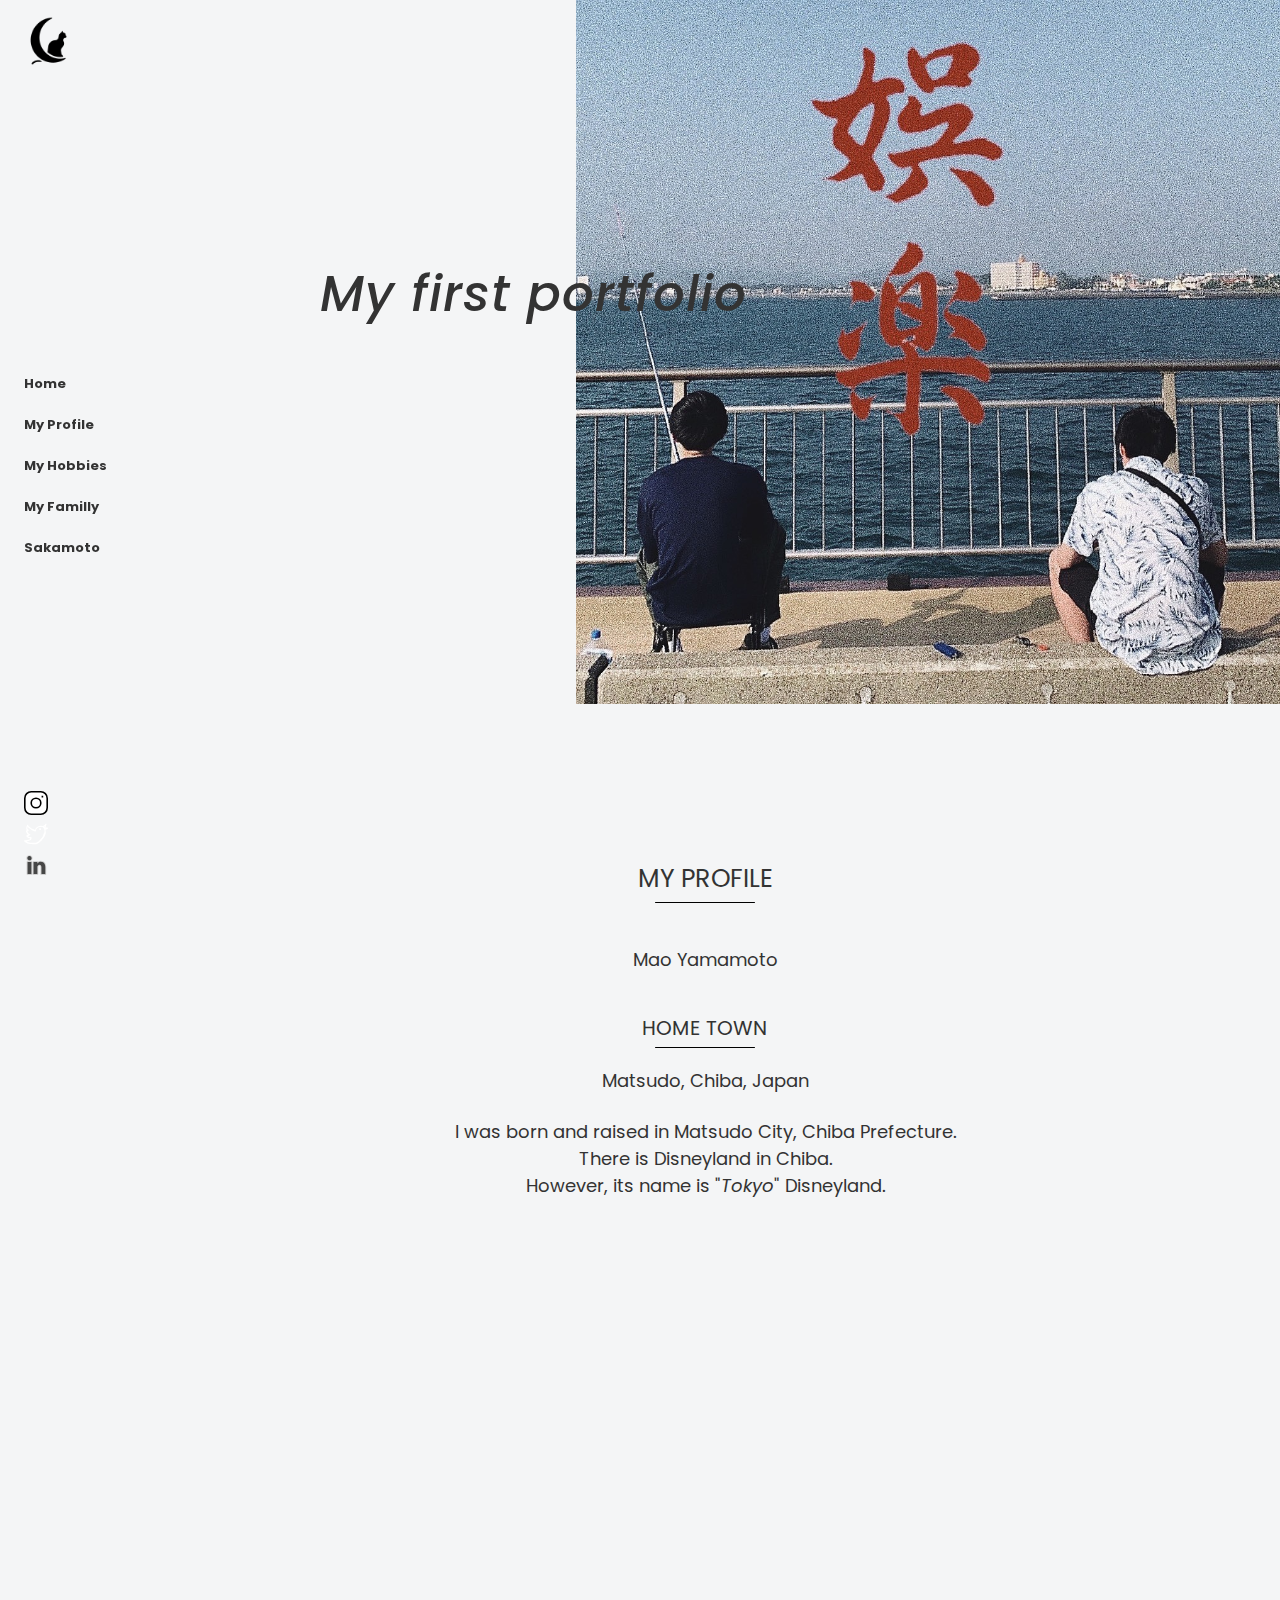
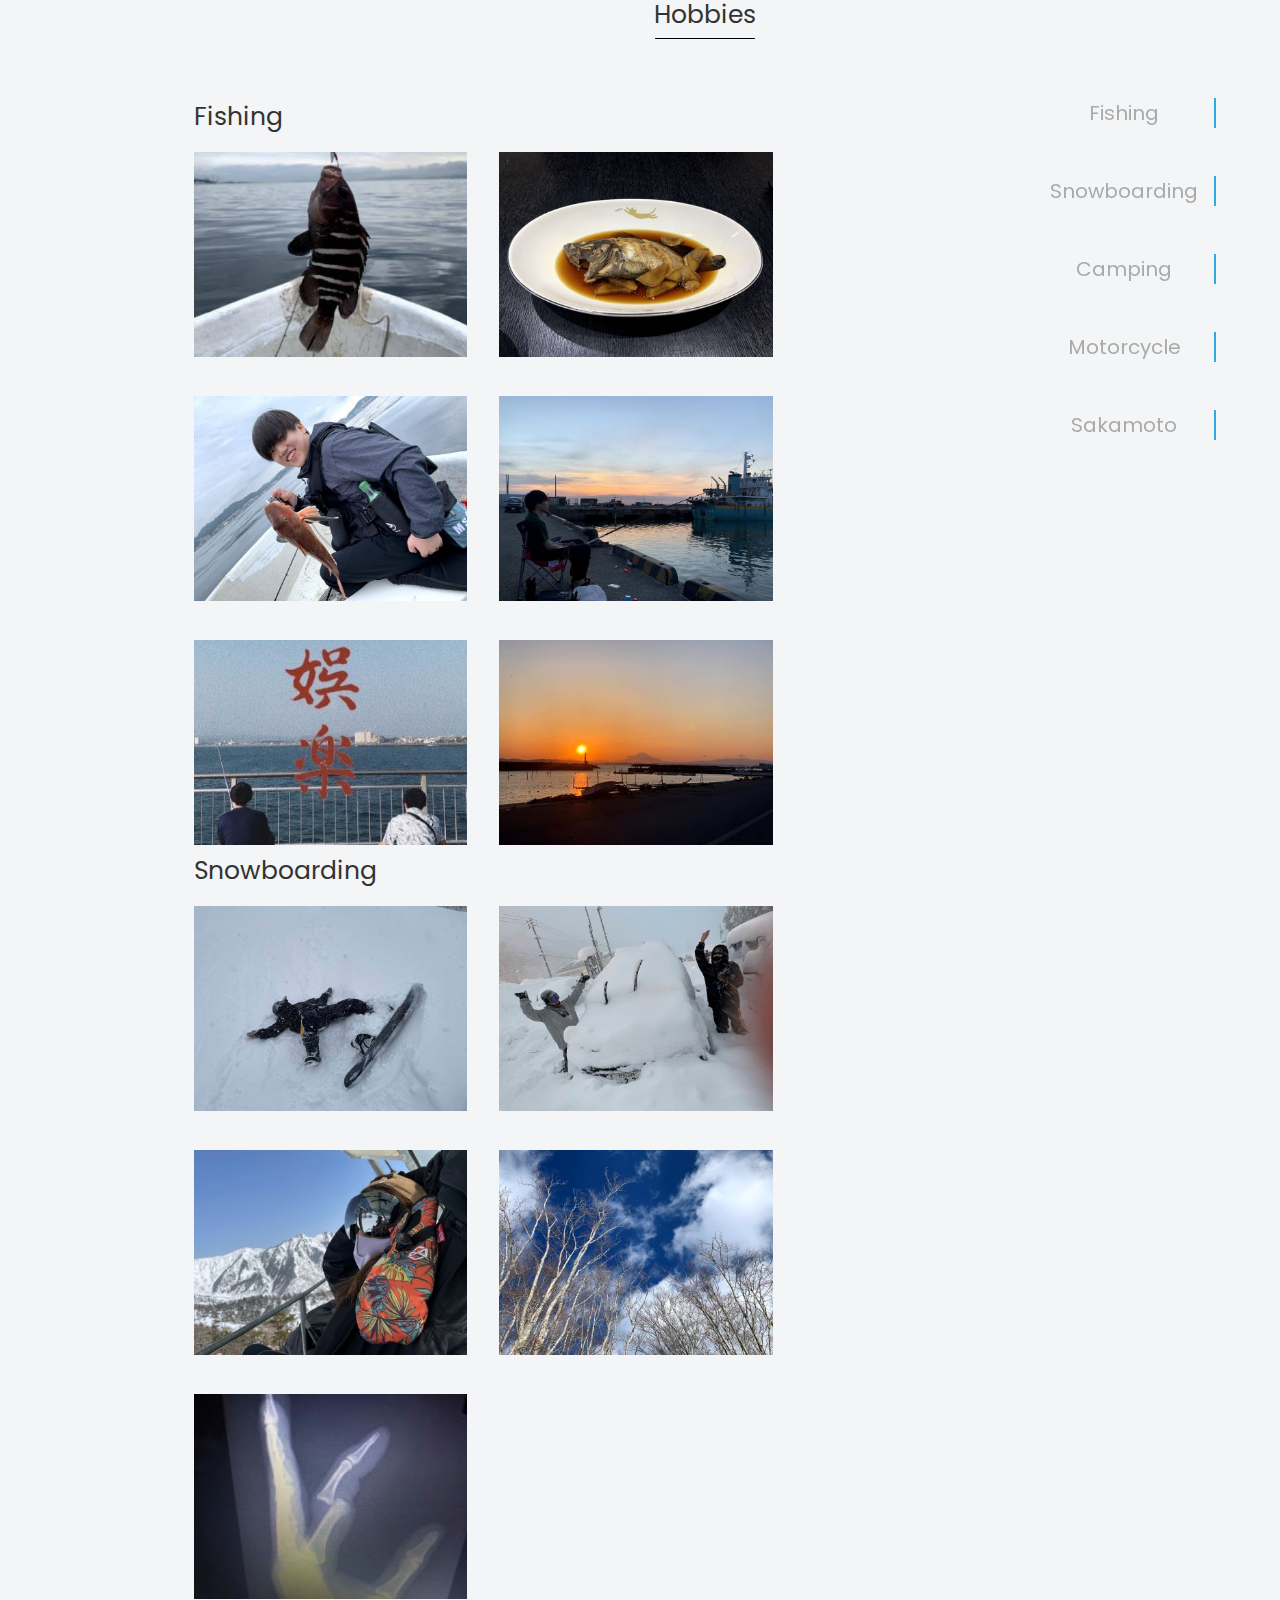
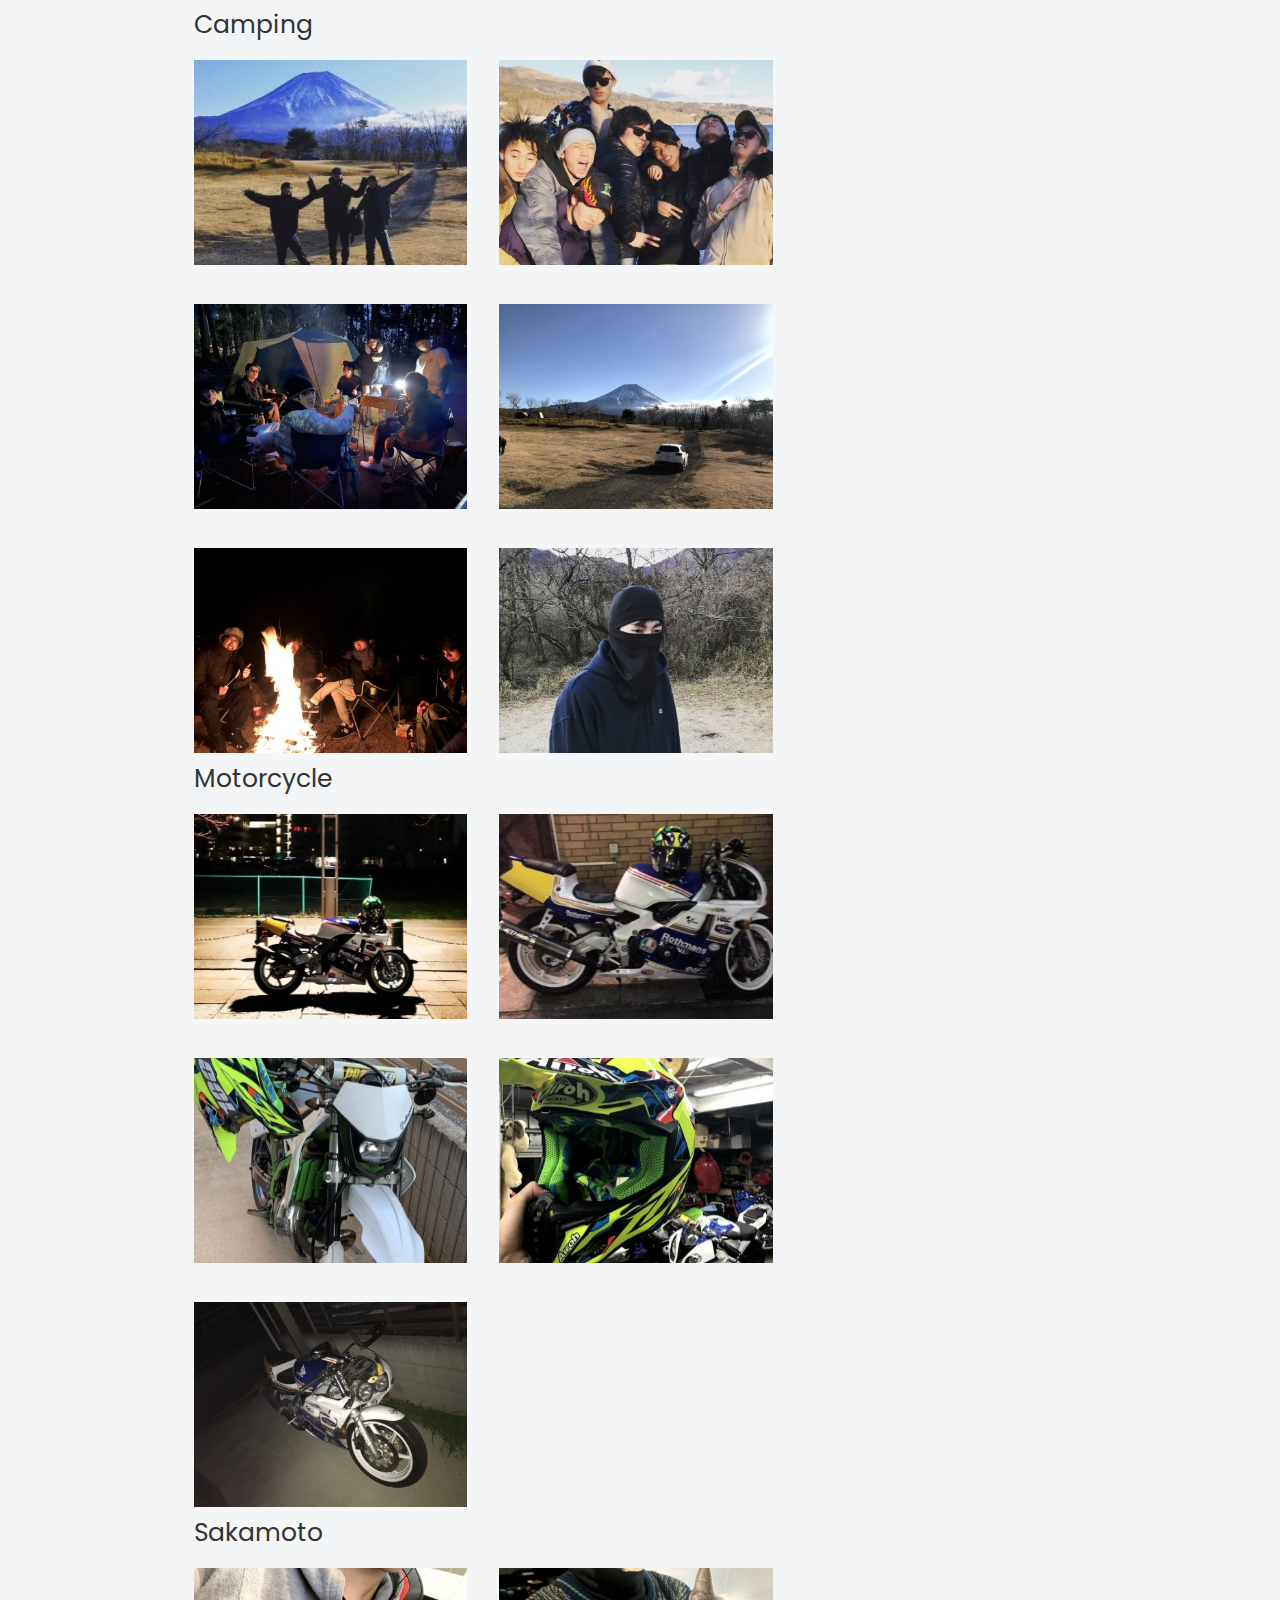
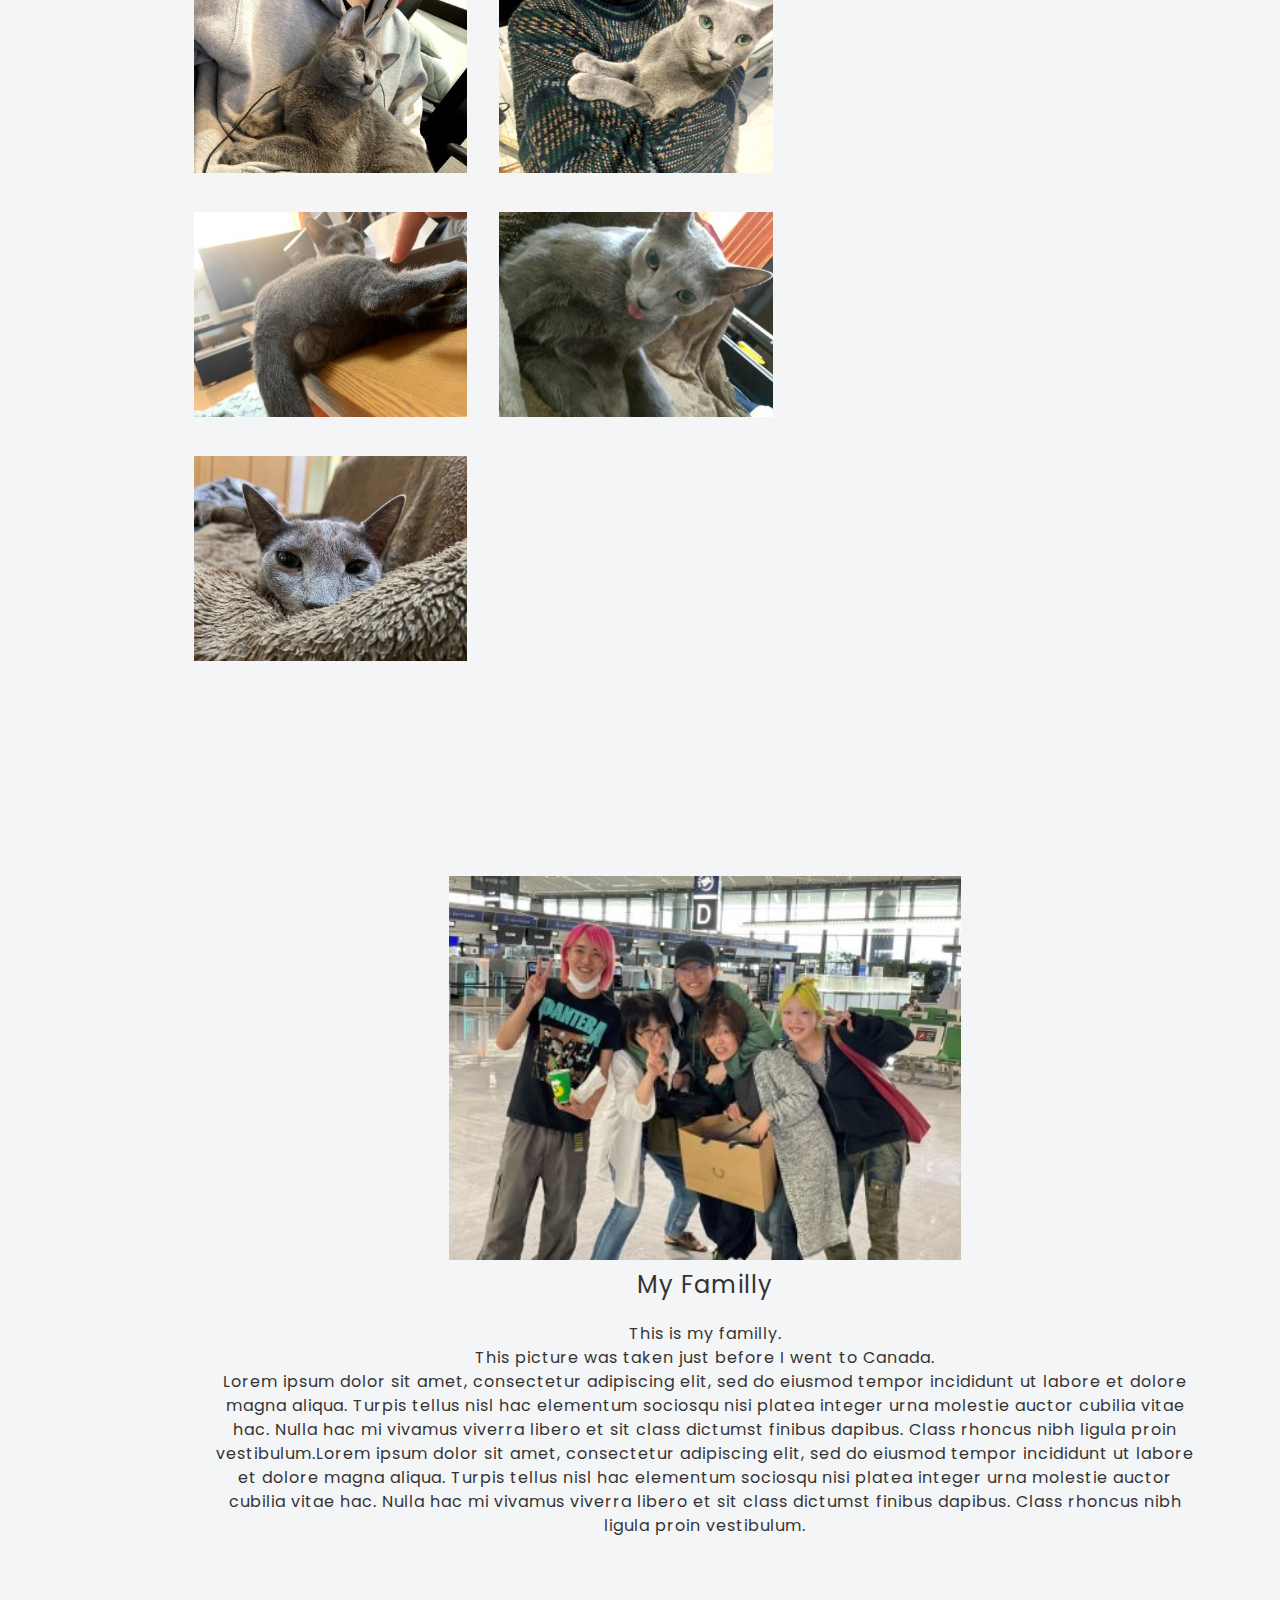
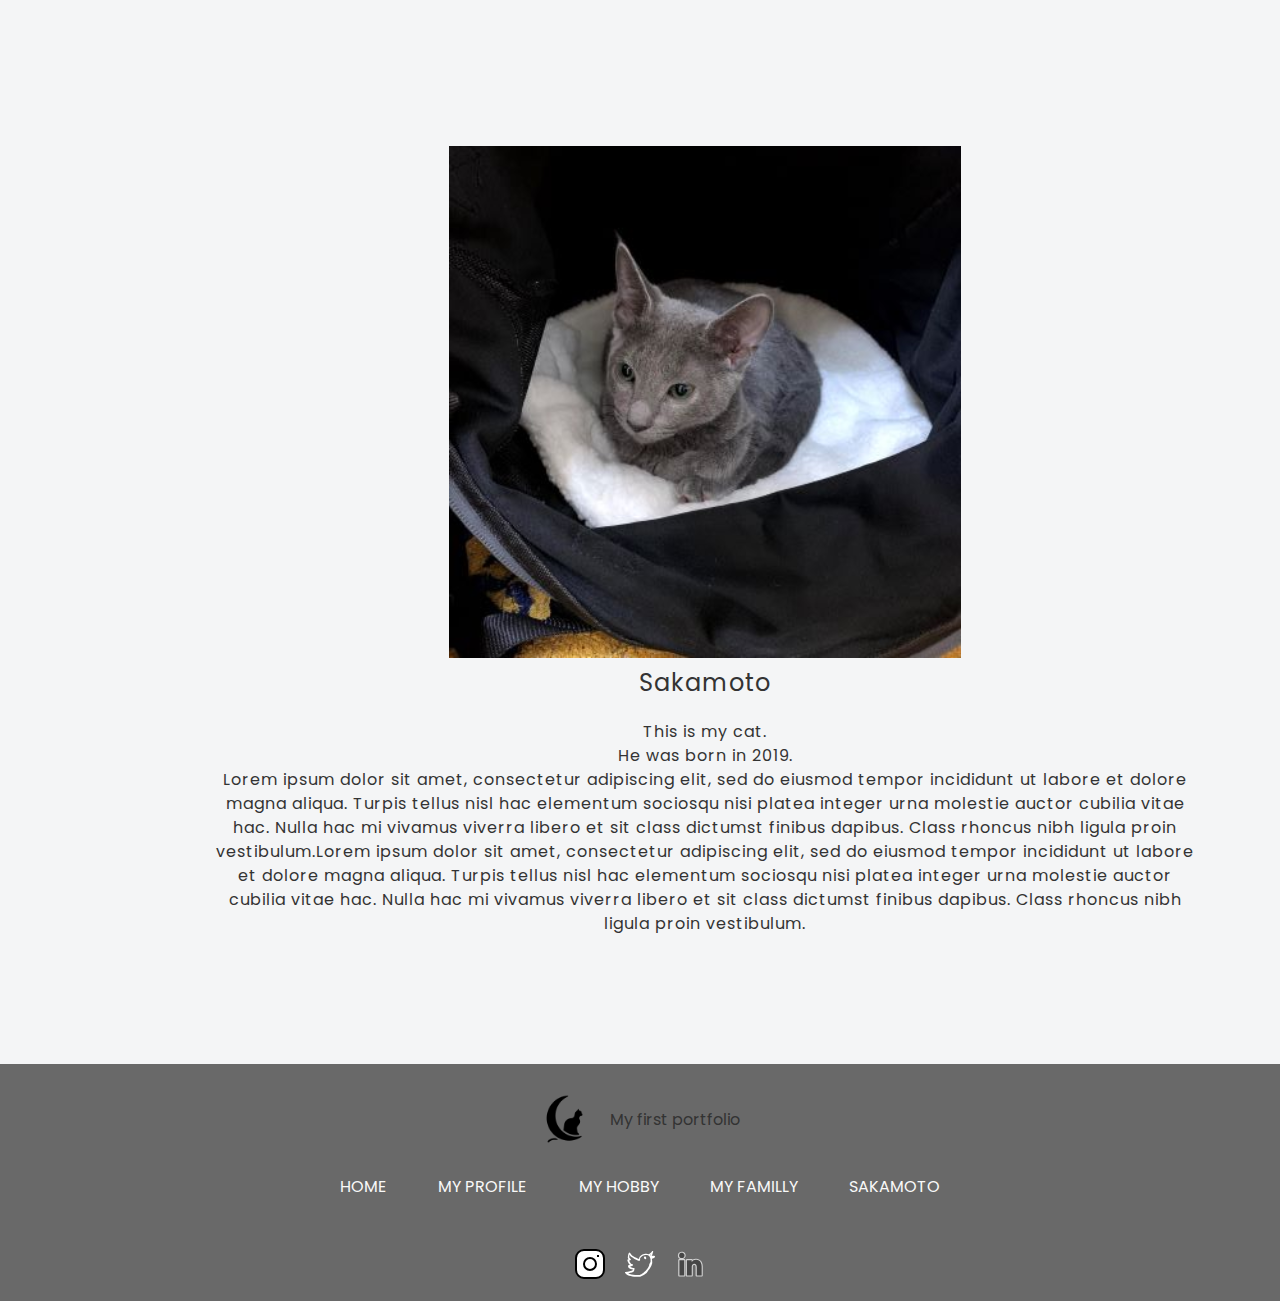
<file: index.html>
<!DOCTYPE html>
<html lang="en">
    <head>
        <meta charset="UTF-8">
        <meta http-equiv="X-UA-Compatible" content="IE=edge">
        <meta name="viewport" content="width=device-width, initial-scale=1.0">
        <title>My First Portfolio</title>
        <link rel="stylesheet" href="css/style.css">
    </head>
    <body>
        <!-- HEADER -->
        <nav class="nav-section"> <!-- ←This section has 2 block containers, one of those is for image and title, the other one is for links. -->
                <div>
                    <div class="nav-side">
                        <a href="#"><img class="nav-image" src="imgs/black-cat.png" alt="Icon of the cat"></a>
                        <ul class="nav-links">
                            <li><a href="#">Home</a></li>
                            <li><a href="#profile-container">My Profile</a></li>
                            <li><a href="#hobby-container">My Hobbies</a></li>
                            <li><a href="#familly-container">My Familly</a></li>
                            <li><a href="#cat-container">Sakamoto</a></li>
                        </ul>
                        <ul class="header-sm">
                            <li><a href="#"><img src="imgs/instagram.svg" alt="My Instagram account"></a></li>
                            <li><a href="#"><img src="imgs/twitter.svg" alt="My Twitter account"></a></li>
                            <li><a href="#"><img src="imgs/linkedin.svg" alt="My Linkedin account"></a></li>
                        </ul>
                    </div>
                    <div class="nav-title">
                        <div>
                            <h1>My first portfolio</h1>
                        </div>
                    </div>
                    <div class="main-image">
                        <img src="imgs/goraku-1.JPG" alt="">
                    </div>
                </div>
                <div>
                    <div class="sp-link">
                        <input type="checkbox" id="hamburger-check" class="hamburger-hidden">
                        <label for="hamburger-check" class="hamburger-open"><span></span></label>
                        <div class="hamburger-content">
                            <ul class="hamburger-link"> 
                                <li><a href="#">Home</a></li>
                                <li><a href="#profile-container">My Profile</a></li>
                                <li><a href="#hobby-container">My Hobbies</a></li>
                                <li><a href="#familly-container">My Familly</a></li>
                                <li><a href="#cat-container">Sakamoto</a></li>
                            </ul>    
                            <ul class="hamburger-sm">
                                <li class="sp-sm"><a href="#"><img src="imgs/instagram.svg" alt="My Instagram account"></a></li>
                                <li class="sp-sm"><a href="#"><img src="imgs/twitter.svg" alt="My Twitter account"></a></li>
                                <li class="sp-sm"><a href="#"><img src="imgs/linkedin.svg" alt="My Linkedin account"></a></li>
                            </ul>
                        </div>
                    </div>
                </div>
            </div>
        </nav>
        <!-- MAIN -->
        <main class="container"><!-- ←This section has 2 block containers. -->
            <section id="profile-container">
                <h2>MY PROFILE</h2>
                <article class="profile-section">
                    <div class="profile">                        
                        <p>Mao Yamamoto</p>
                        <h3>HOME TOWN</h3>
                        <p>Matsudo, Chiba, Japan</p>
                        <p>I was born and raised in Matsudo City, Chiba Prefecture. <br>
                            There is Disneyland in Chiba. <br>However, its name is "<em>Tokyo</em>" Disneyland.</p>
                    </div>
                    <div class="map">
                        <iframe src="https://www.google.com/maps/embed?pb=!1m18!1m12!1m3!1d103554.18660148009!2d139.85818295476497!3d35.798255777170766!2m3!1f0!2f0!3f0!3m2!1i1024!2i768!4f13.1!3m3!1m2!1s0x6018837c157a353d%3A0xe9a6e851b12a2799!2z5pel5pys44CB5Y2D6JGJ55yM5p2-5oi45biC!5e0!3m2!1sja!2sca!4v1685925152002!5m2!1sja!2sca"
                            style="border:0;" allowfullscreen="" loading="lazy" referrerpolicy="no-referrer-when-downgrade">
                        </iframe>
                    </div>
                </article>
            </section>
            <section id="hobby-container">
                <h2>Hobbies</h2>
                <div class="hobby-section">
                    <aside class="hobby-sidebar">
                        <ul>
                            <li class="li-hobby"><a href="#fishing-section">Fishing</a></li>
                            <li class="li-hobby"><a href="#snowboarding-section">Snowboarding</a></li>
                            <li class="li-hobby"><a href="#camping-section">Camping</a></li>
                            <li class="li-hobby"><a href="#motorcycle-section">Motorcycle</a></li>
                            <li class="li-hobby"><a href="#sakamoto-section">Sakamoto</a></li>
                        </ul>
                        <!-- <img src="imgs/scroll.png" alt="Scroll picture"> -->
                    </aside>
                    <article class="hobby-gallery">
                        <div id="fishing-section"><!-- ←Id for page scroll -->
                            <h3>Fishing</h3>
                            <section class="fishing">
                                <h4><img src="imgs/fishing1.jpg" alt="Fish picture"></h4>
                                <h4><img src="imgs/fishing2.jpg" alt="Cooked fish pucture"></h4>
                                <h4><img src="imgs/fishing3.jpg" alt="My friend with fish"></h4>
                                <h4><img src="imgs/fishing4.jpg" alt="My friend in a port "></h4>
                                <h4><img src="imgs/goraku.JPG" alt="Me with my friend"></h4>
                                <h4><img src="imgs/yuuhi.jpg" alt="Beautiful sunset"></h4>
                            </section>
                        </div>
                        <div id="snowboarding-section">
                            <h3>Snowboarding</h3>
                            <section class="snowboarding">
                                <h4><img src="imgs/snowboarding1.jpg" alt="My friend on snow"></h4>
                                <h4><img src="imgs/snowboarding2.jpg" alt="My car covered with snow"></h4>
                                <h4><img src="imgs/snowboarding4.jpg" alt="My friend on a lift"></h4>
                                <h4><img src="imgs/snowboarding6.jpg" alt="Beautiful sky"></h4>
                                <h4><img src="imgs/snowboarding3.jpg" alt="X-ray of my friend's broken finger"></h4>
                            </section>
                        </div>
                        <div id="camping-section">
                            <h3>Camping</h3>    
                            <section class="camping">
                                <h4><img src="imgs/camping1.jpg" alt="Beautiful Mt.Fuji"></h4>
                                <h4><img src="imgs/camping2.jpg" alt="My best friends"></h4>
                                <h4><img src="imgs/camping3.jpg" alt="My best friends"></h4>
                                <h4><img src="imgs/camping4.jpg" alt="Beautiful Mt.Fuji 2"></h4>
                                <h4><img src="imgs/camping5.jpg" alt="Campfire"></h4>
                                <h4><img src="imgs/camping6.jpg" alt="My hilarious friend"></h4>
                            </section>
                        </div>
                        <div id="motorcycle-section">
                            <h3>Motorcycle</h3>
                            <section class="motorcycle">
                                <h4><img src="imgs/motorcycle1.jpg" alt="My coolest moto"></h4>
                                <h4><img src="imgs/motorcycle2.jpg" alt="CBR400RR"></h4>
                                <h4><img src="imgs/motorcycle3.jpg" alt="KDX125SR"></h4>
                                <h4><img src="imgs/motorcycle4.jpg" alt="My helmet"></h4>
                                <h4><img src="imgs/motorcycle5.jpg" alt="When I fell down on a road"></h4>
                            </section>
                        </div>
                        <div id="sakamoto-section">
                            <h3>Sakamoto</h3>
                            <section class="sakamoto">
                                <h4><img src="imgs/sakamoto1.jpg" alt="My cat on me"></h4>
                                <h4><img src="imgs/sakamoto2.jpg" alt="My cat in arm"></h4>
                                <h4><img src="imgs/sakamoto3.jpg" alt="Before castration"></h4>
                                <h4><img src="imgs/sakamoto4.jpg" alt="After castration"></h4>
                                <h4><img src="imgs/sakamoto5.jpg" alt="My cat"></h4>
                            </section>
                        </div>
                    </article>
                </div>
            </section>
            <section id="familly-container">
                <article class="familly-section">
                    <img src="imgs/familly.jpg" alt="Photos with my familly">
                    <h2>My Familly</h2>
                    <p>This is my familly.</p>
                    <p>This picture was taken just before I went to Canada. <br>
                        Lorem ipsum dolor sit amet, consectetur adipiscing elit, sed do eiusmod tempor incididunt ut labore et dolore magna aliqua. Turpis tellus nisl hac elementum sociosqu nisi platea integer urna molestie auctor cubilia vitae hac. Nulla hac mi vivamus viverra libero et sit class dictumst finibus dapibus. Class rhoncus nibh ligula proin vestibulum.Lorem ipsum dolor sit amet, consectetur adipiscing elit, sed do eiusmod tempor incididunt ut labore et dolore magna aliqua. Turpis tellus nisl hac elementum sociosqu nisi platea integer urna molestie auctor cubilia vitae hac. Nulla hac mi vivamus viverra libero et sit class dictumst finibus dapibus. Class rhoncus nibh ligula proin vestibulum.</p>
                </article>
            </section>
            <section id="cat-container">
                <article class="cat-section">
                    <img src="imgs/cat1.jpg" alt="My cat photo">
                    <h2>Sakamoto</h2>
                    <p>This is my cat.</p>
                    <p>He was born in 2019. <br>Lorem ipsum dolor sit amet, consectetur adipiscing elit, sed do eiusmod tempor incididunt ut labore et dolore magna aliqua. Turpis tellus nisl hac elementum sociosqu nisi platea integer urna molestie auctor cubilia vitae hac. Nulla hac mi vivamus viverra libero et sit class dictumst finibus dapibus. Class rhoncus nibh ligula proin vestibulum.Lorem ipsum dolor sit amet, consectetur adipiscing elit, sed do eiusmod tempor incididunt ut labore et dolore magna aliqua. Turpis tellus nisl hac elementum sociosqu nisi platea integer urna molestie auctor cubilia vitae hac. Nulla hac mi vivamus viverra libero et sit class dictumst finibus dapibus. Class rhoncus nibh ligula proin vestibulum.</p>
                </article>
            </section>
        </main>
        <!-- FOOTER -->
        <footer id="footer-container"><!-- ←This section has 3 block containers. -->
            <div class="footer-logo">
                <img src="imgs/black-cat.png" alt="Icon of the cat">
                <p>My first portfolio</p>
            </div>
            <div>
                <ul class="footer-links">
                    <li><a href="index.html">HOME</a></li>
                    <li><a href="pages/profile.html">MY PROFILE</a></li>
                    <li><a href="pages/hobby.html">MY HOBBY</a></li>
                    <li><a href="pages/familly.html">MY FAMILLY</a></li>
                    <li><a href="pages/cat.html">SAKAMOTO</a></li>
                </ul> 
            </div>
            <div>
                <ul class="footer-sm">
                    <li><a href="#"><img src="imgs/instagram.svg" alt="My Instagram account"></a></li>
                    <li><a href="#"><img src="imgs/twitter.svg" alt="My Twitter account"></a></li>
                    <li><a href="#"><img src="imgs/linkedin.svg" alt="My Linkedin account"></a></li>
                </ul>
            </div>
        </footer>
    </body>
</html>
</file>
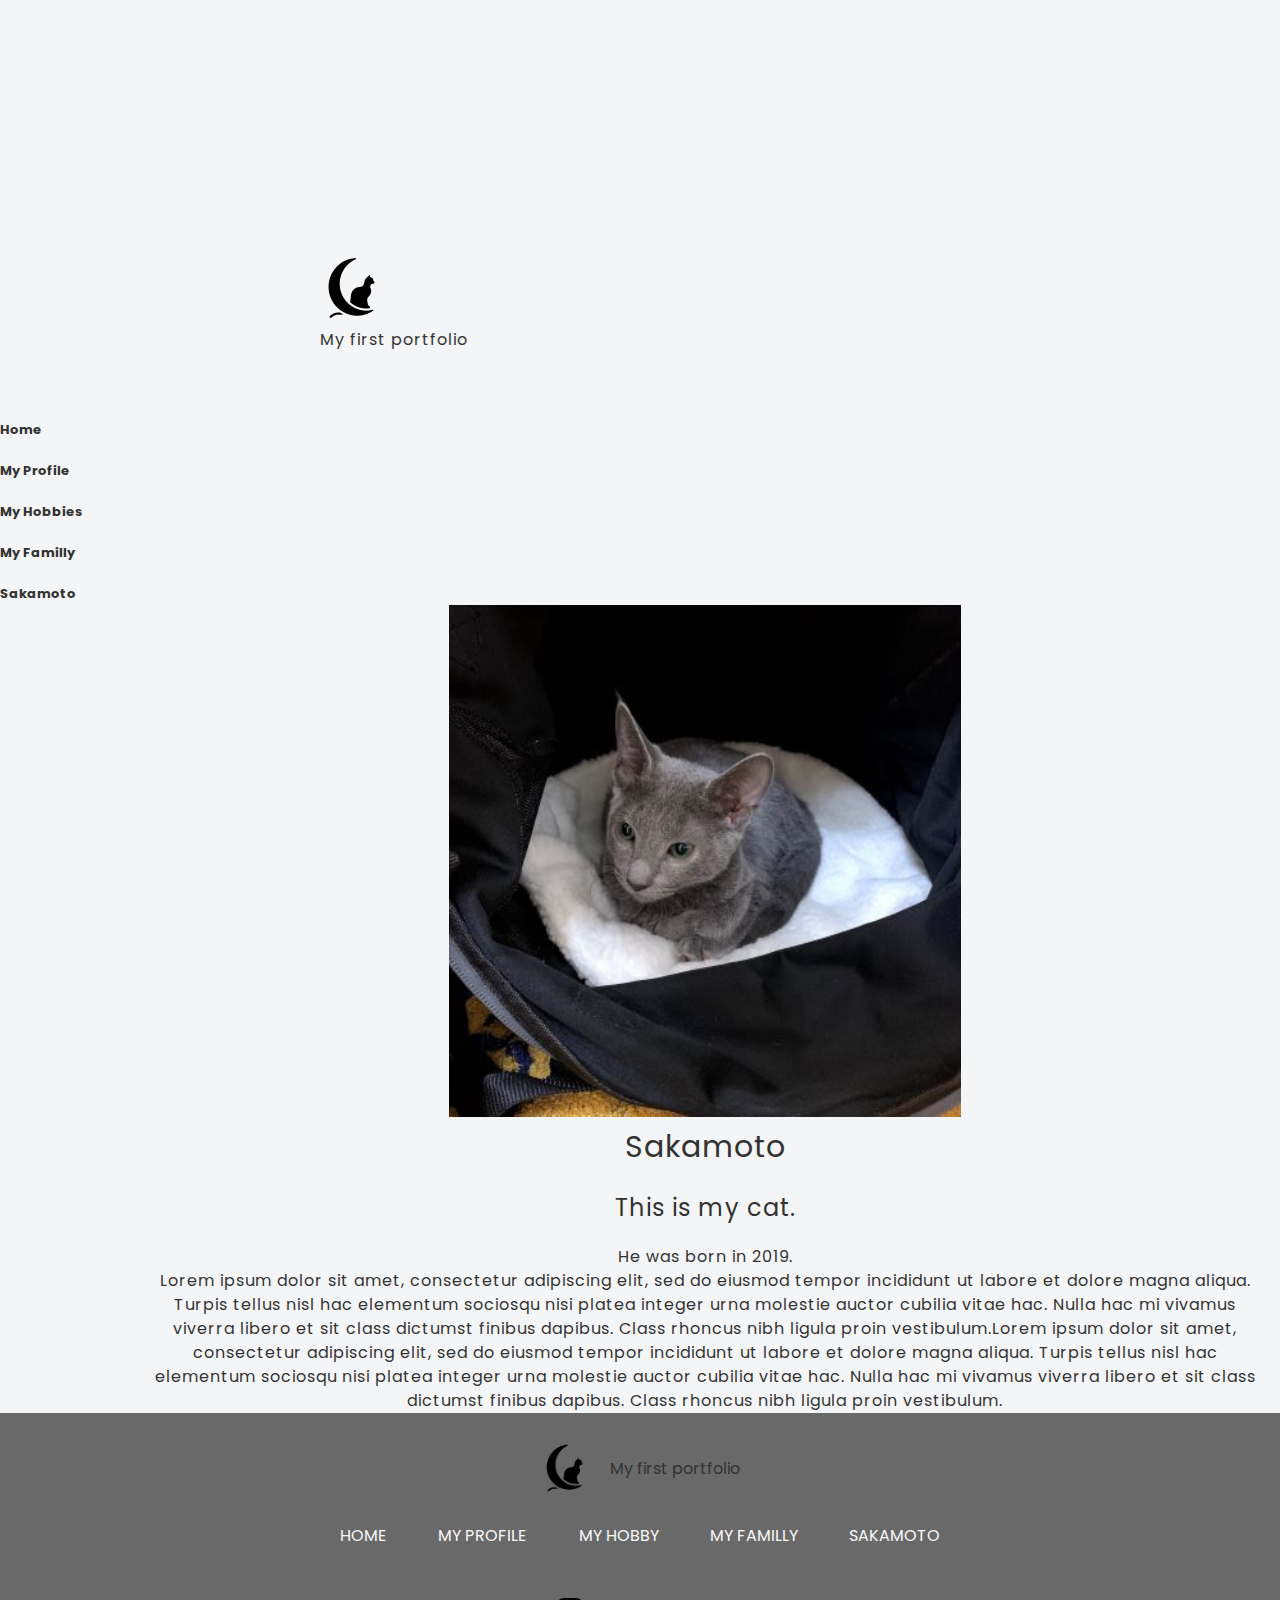
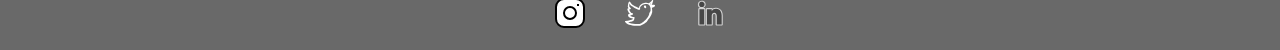
<file: pages/cat.html>
<!DOCTYPE html>
<html lang="en">
    <head>
        <meta charset="UTF-8">
        <meta http-equiv="X-UA-Compatible" content="IE=edge">
        <meta name="viewport" content="width=device-width, initial-scale=1.0">
        <title>SAKAMOTO</title>
        <link rel="stylesheet" href="../css/style.css">
    </head>
    <body>

        <!-- HEADER -->
        <nav class="nav-section"> <!-- ←This section has 2 block containers, one of those is for image and title, the other one is for links. -->
            <div class="nav-title">
                <img src="../imgs/black-cat.png" alt="Icon of the cat">
                <p>My first portfolio</p>
            </div>
            <ul class="nav-links">
                <li><a href="../index.html">Home</a></li>
                <li><a href="../pages/profile.html">My Profile</a></li>
                <li><a href="../pages/hobby.html">My Hobbies</a></li>
                <li><a href="../pages/familly.html">My Familly</a></li>
                <li><a href="cat.html">Sakamoto</a></li>
            </ul>
        </nav>
        <!-- MAIN -->
        <main class="cat-container"><!-- ←This section has 2 block containers, which is the block surrounded by the block container. -->
            <article class="cat-section">
                <img src="../imgs/cat1.jpg" alt="My cat photo">
                <h1>Sakamoto</h1>
                <h2>This is my cat.</h2>
                <p>He was born in 2019. <br>Lorem ipsum dolor sit amet, consectetur adipiscing elit, sed do eiusmod tempor incididunt ut labore et dolore magna aliqua. Turpis tellus nisl hac elementum sociosqu nisi platea integer urna molestie auctor cubilia vitae hac. Nulla hac mi vivamus viverra libero et sit class dictumst finibus dapibus. Class rhoncus nibh ligula proin vestibulum.Lorem ipsum dolor sit amet, consectetur adipiscing elit, sed do eiusmod tempor incididunt ut labore et dolore magna aliqua. Turpis tellus nisl hac elementum sociosqu nisi platea integer urna molestie auctor cubilia vitae hac. Nulla hac mi vivamus viverra libero et sit class dictumst finibus dapibus. Class rhoncus nibh ligula proin vestibulum.</p>
            </article>
        </main>
        <!-- FOOTER -->
        <footer id="footer-container"><!-- ←This section has 3 block containers. -->
            <div class="footer-logo">
                <img src="../imgs/black-cat.png" alt="Icon of the cat">
                <p>My first portfolio</p>
            </div>
            <div>
                <ul class="footer-links">
                    <li><a href="../index.html">HOME</a></li>
                    <li><a href="../pages/profile.html">MY PROFILE</a></li>
                    <li><a href="../pages/hobby.html">MY HOBBY</a></li>
                    <li><a href="../pages/familly.html">MY FAMILLY</a></li>
                    <li><a href="../pages/cat.html">SAKAMOTO</a></li>
                </ul> 
            </div>
            <div>
                <ul class="footer-sm">
                    <li><a href="#"><img src="../imgs/instagram.svg" alt="My Instagram account"></a></li>
                    <li></li><a href="#"><img src="../imgs/twitter.svg" alt="My Twitter account"></a></li>
                    <li></li><a href="#"><img src="../imgs/linkedin.svg" alt="My Linkedin account"></a></li>
                </ul>
            </div>
        </footer>
    </body>
</html>
</file>
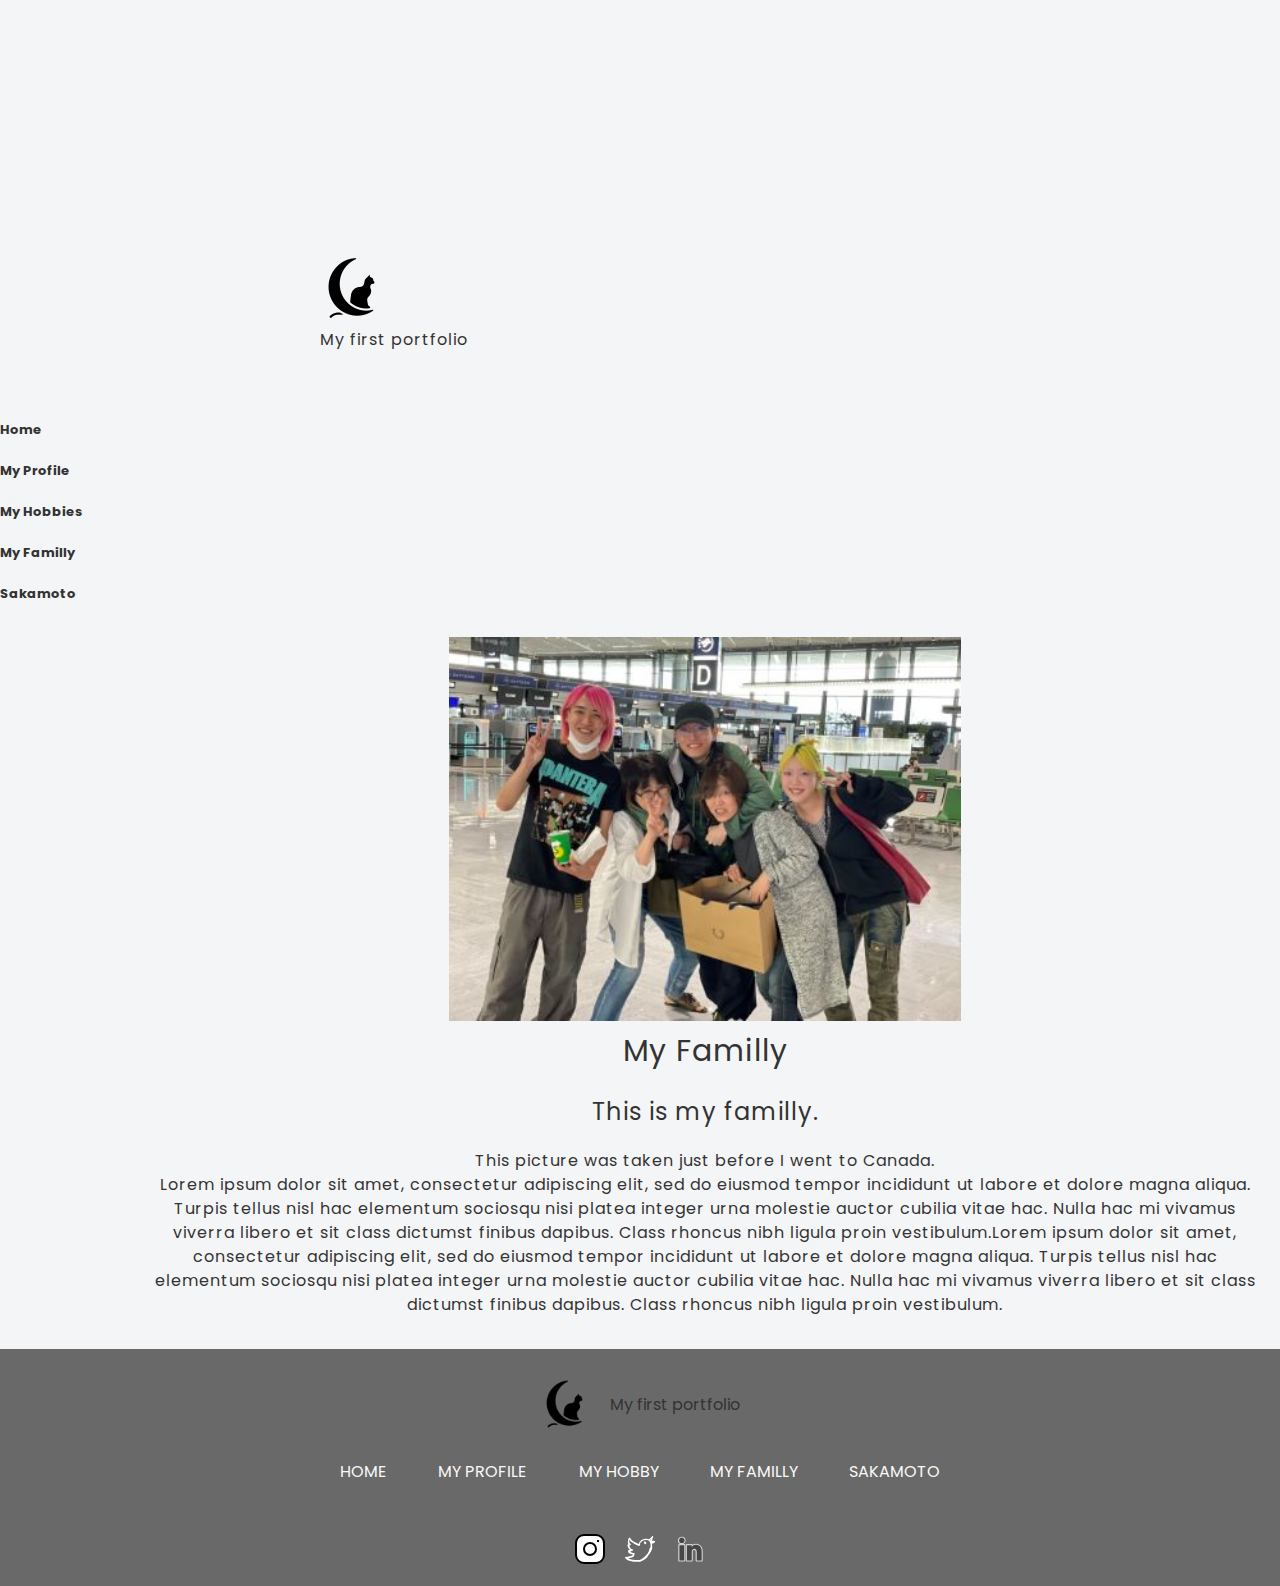
<file: pages/familly.html>
<!DOCTYPE html>
<html lang="en">
    <head>
        <meta charset="UTF-8">
        <meta http-equiv="X-UA-Compatible" content="IE=edge">
        <meta name="viewport" content="width=device-width, initial-scale=1.0">
        <title>My familly</title>
        <link rel="stylesheet" href="../css/style.css">
    </head>
    <body>
        <!-- HEADER -->
        <nav class="nav-section"> <!-- ←This section has 2 block containers, one of those is for image and title, the other one is for links. -->
            <div class="nav-title">
                <img src="../imgs/black-cat.png" alt="Icon of the cat">
                <p>My first portfolio</p>
            </div>
            <ul class="nav-links">
                <li><a href="../index.html">Home</a></li>
                <li><a href="../pages/profile.html">My Profile</a></li>
                <li><a href="../pages/hobby.html">My Hobbies</a></li>
                <li><a href="familly.html">My Familly</a></li>
                <li><a href="../pages/cat.html">Sakamoto</a></li>
            </ul>
        </nav>
        <!-- MAIN -->
        <main class="familly-container"><!-- ←This section has 2 block containers, which is the block surrounded by the block container. -->
            <article class="familly-section">
                <img src="../imgs/familly.jpg" alt="Photos with my familly">
                <h1>My Familly</h1>
                <h2>This is my familly.</h2>
                <p>This picture was taken just before I went to Canada. <br>
                    Lorem ipsum dolor sit amet, consectetur adipiscing elit, sed do eiusmod tempor incididunt ut labore et dolore magna aliqua. Turpis tellus nisl hac elementum sociosqu nisi platea integer urna molestie auctor cubilia vitae hac. Nulla hac mi vivamus viverra libero et sit class dictumst finibus dapibus. Class rhoncus nibh ligula proin vestibulum.Lorem ipsum dolor sit amet, consectetur adipiscing elit, sed do eiusmod tempor incididunt ut labore et dolore magna aliqua. Turpis tellus nisl hac elementum sociosqu nisi platea integer urna molestie auctor cubilia vitae hac. Nulla hac mi vivamus viverra libero et sit class dictumst finibus dapibus. Class rhoncus nibh ligula proin vestibulum.</p>
            </article>
        </main>
        <!-- FOOTER -->
        <footer id="footer-container"><!-- ←This section has 3 block containers. -->
            <div class="footer-logo">
                <img src="../imgs/black-cat.png" alt="Icon of the cat">
                <p>My first portfolio</p>
            </div>
            <div>
                <ul class="footer-links">
                    <li><a href="../index.html">HOME</a></li>
                    <li><a href="../pages/profile.html">MY PROFILE</a></li>
                    <li><a href="../pages/hobby.html">MY HOBBY</a></li>
                    <li><a href="../pages/familly.html">MY FAMILLY</a></li>
                    <li><a href="../pages/cat.html">SAKAMOTO</a></li>
                </ul> 
            </div>
            <div>
                <ul class="footer-sm">
                    <a href="#"><img src="../imgs/instagram.svg" alt="My Instagram account"></a>
                    <a href="#"><img src="../imgs/twitter.svg" alt="My Twitter account"></a>
                    <a href="#"><img src="../imgs/linkedin.svg" alt="My Linkedin account"></a>
                </ul>
            </div>
        </footer>
    </body>
</html>
</file>
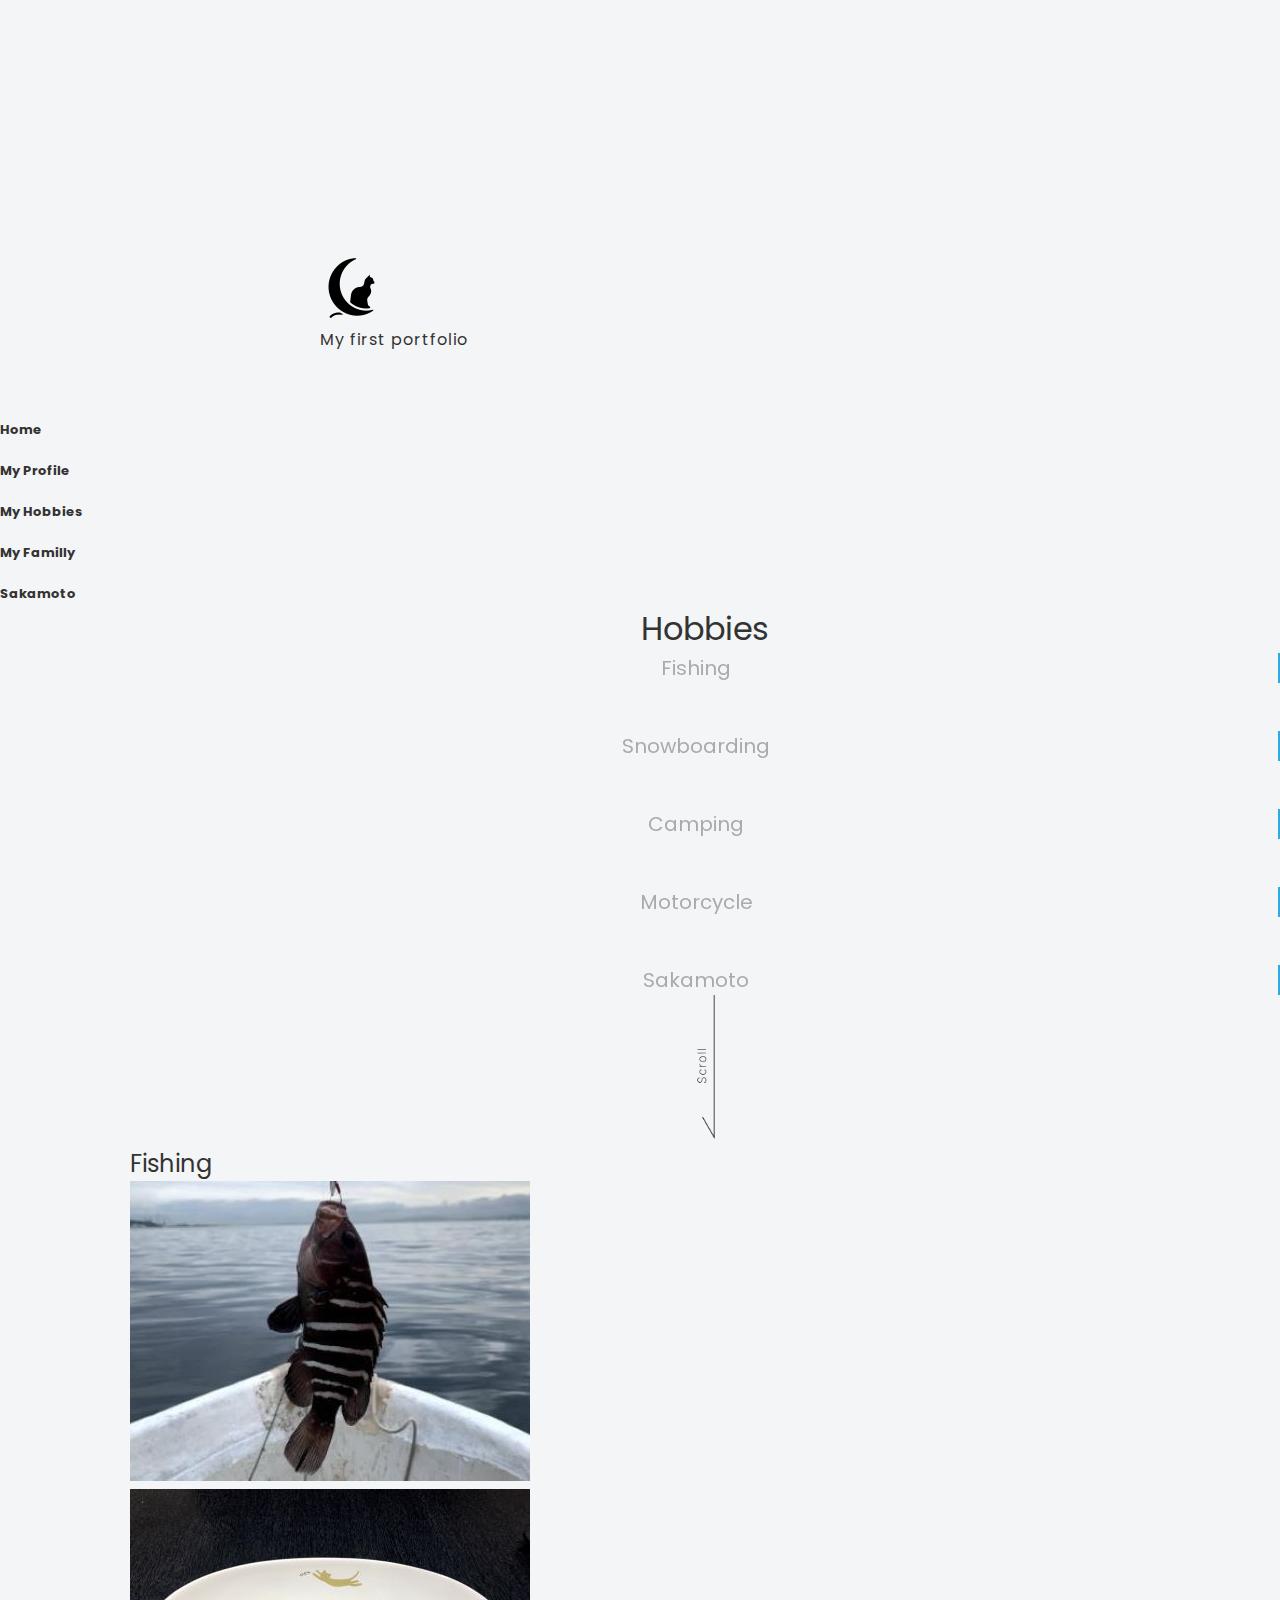
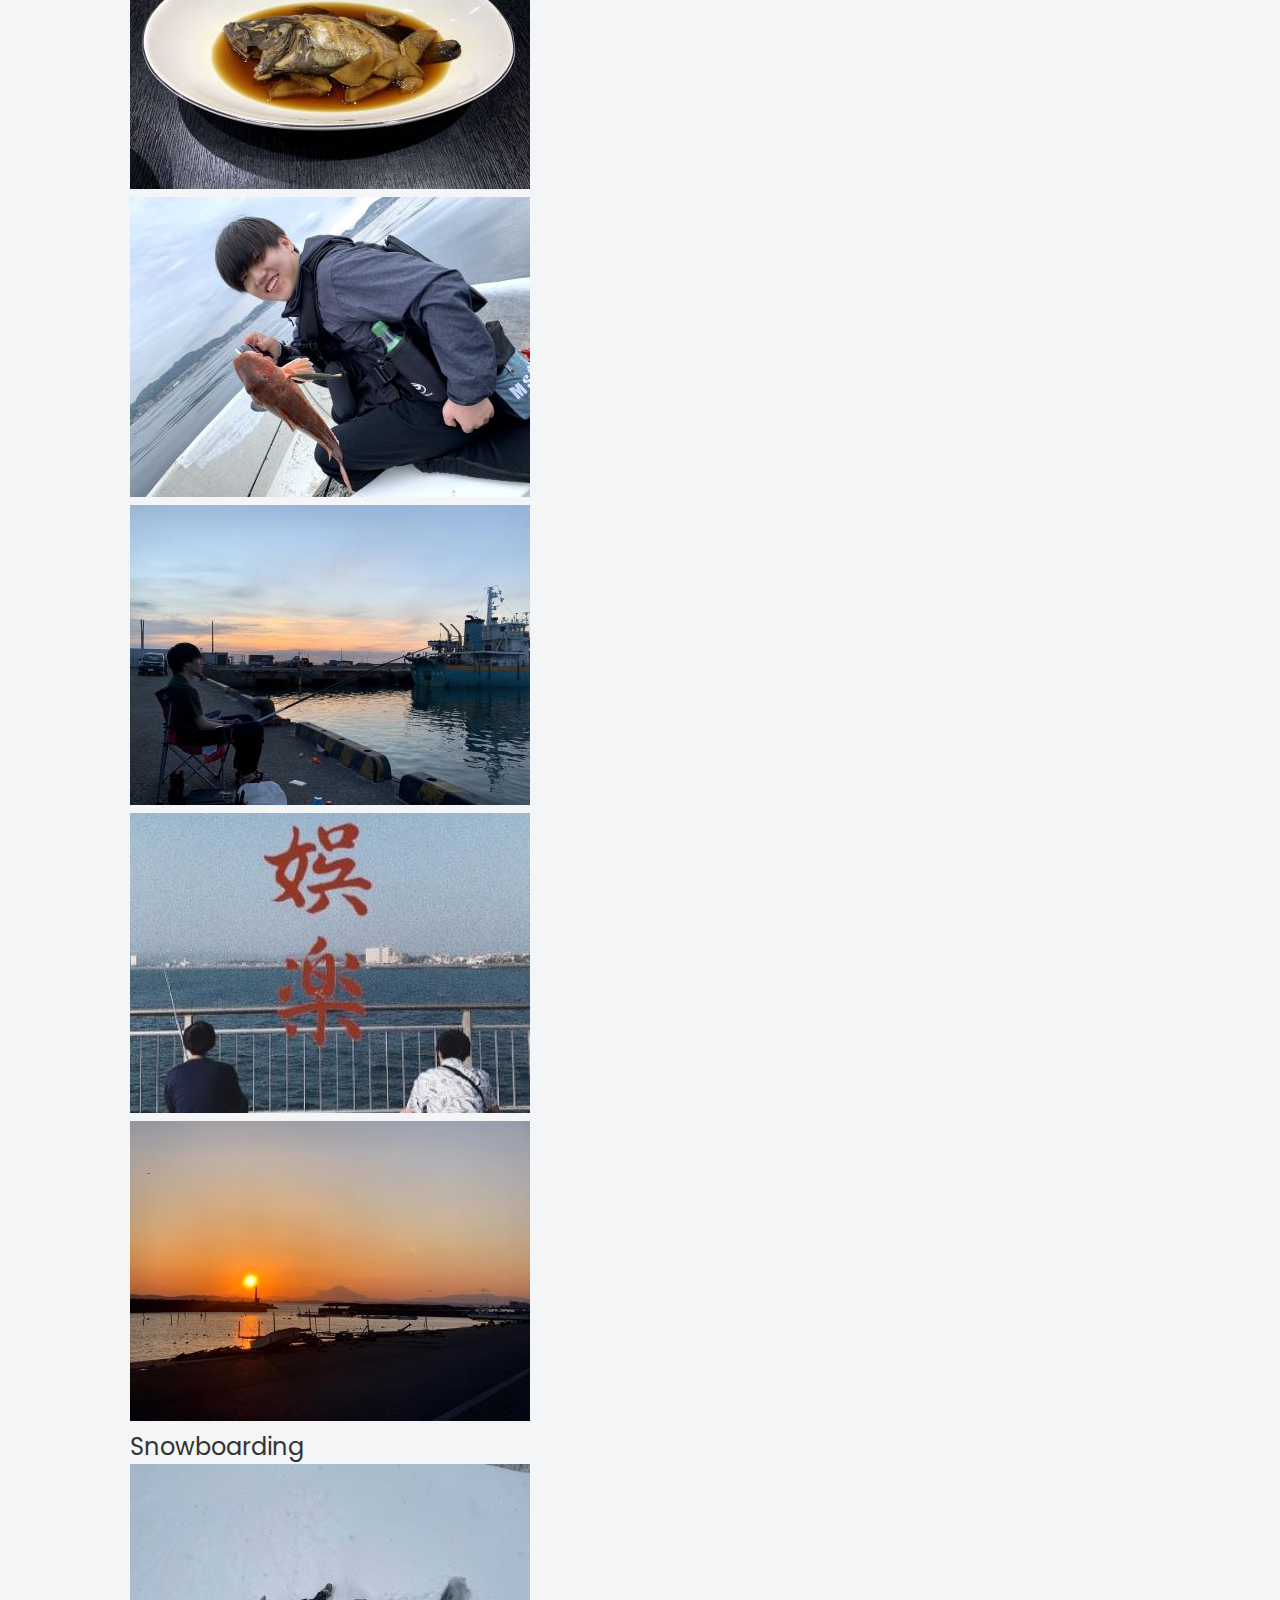
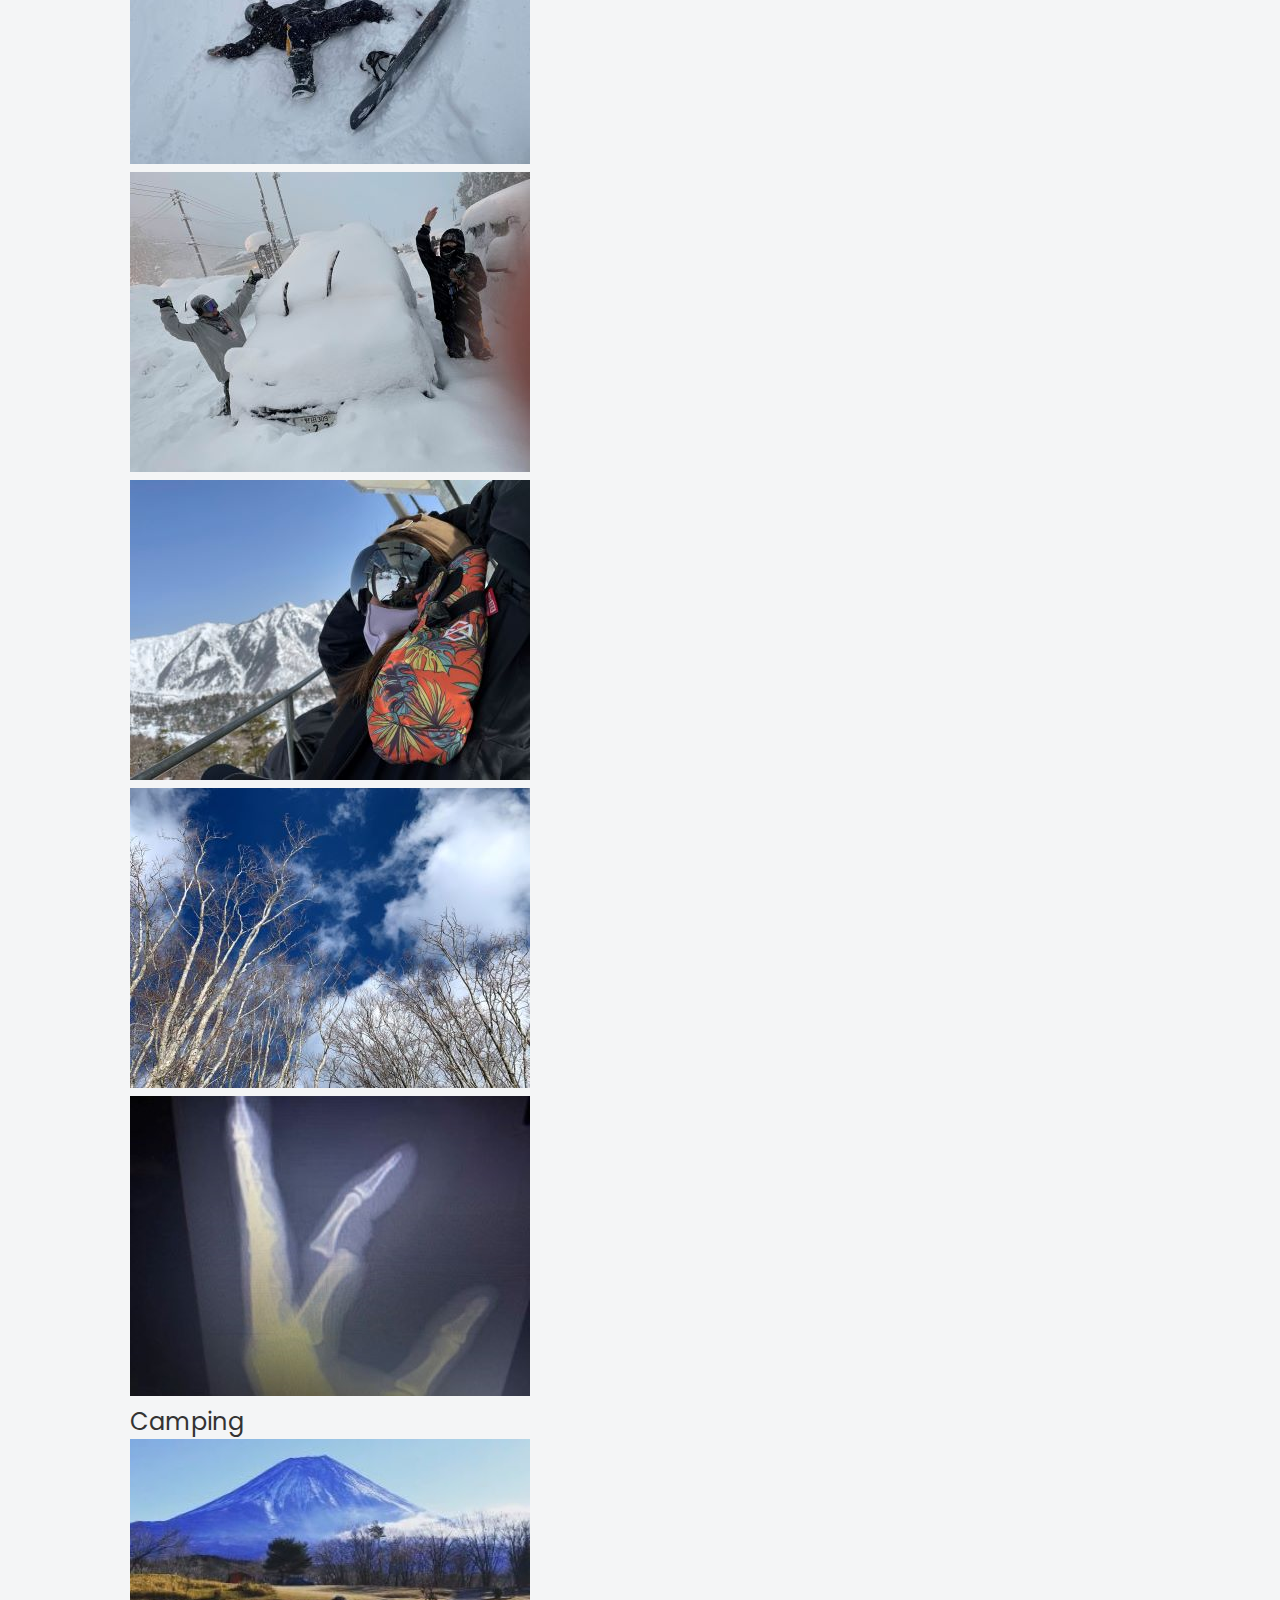
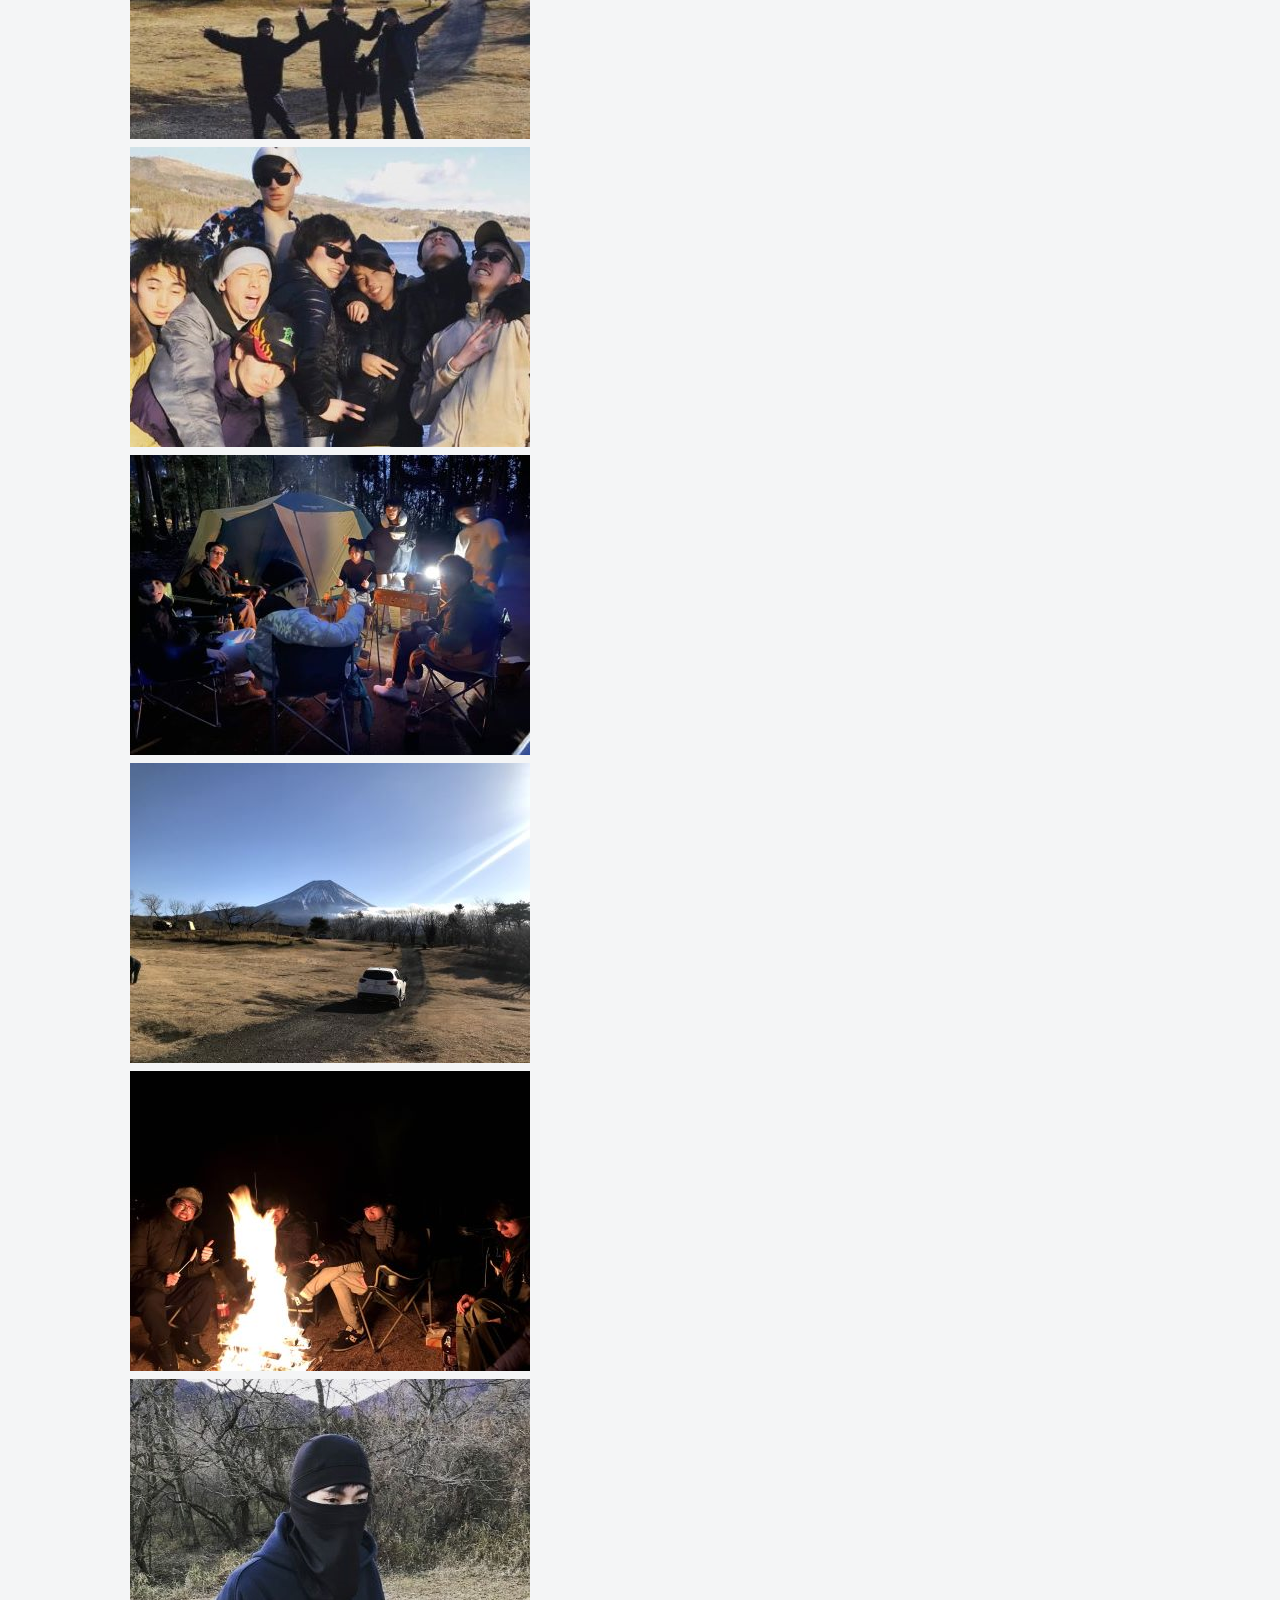
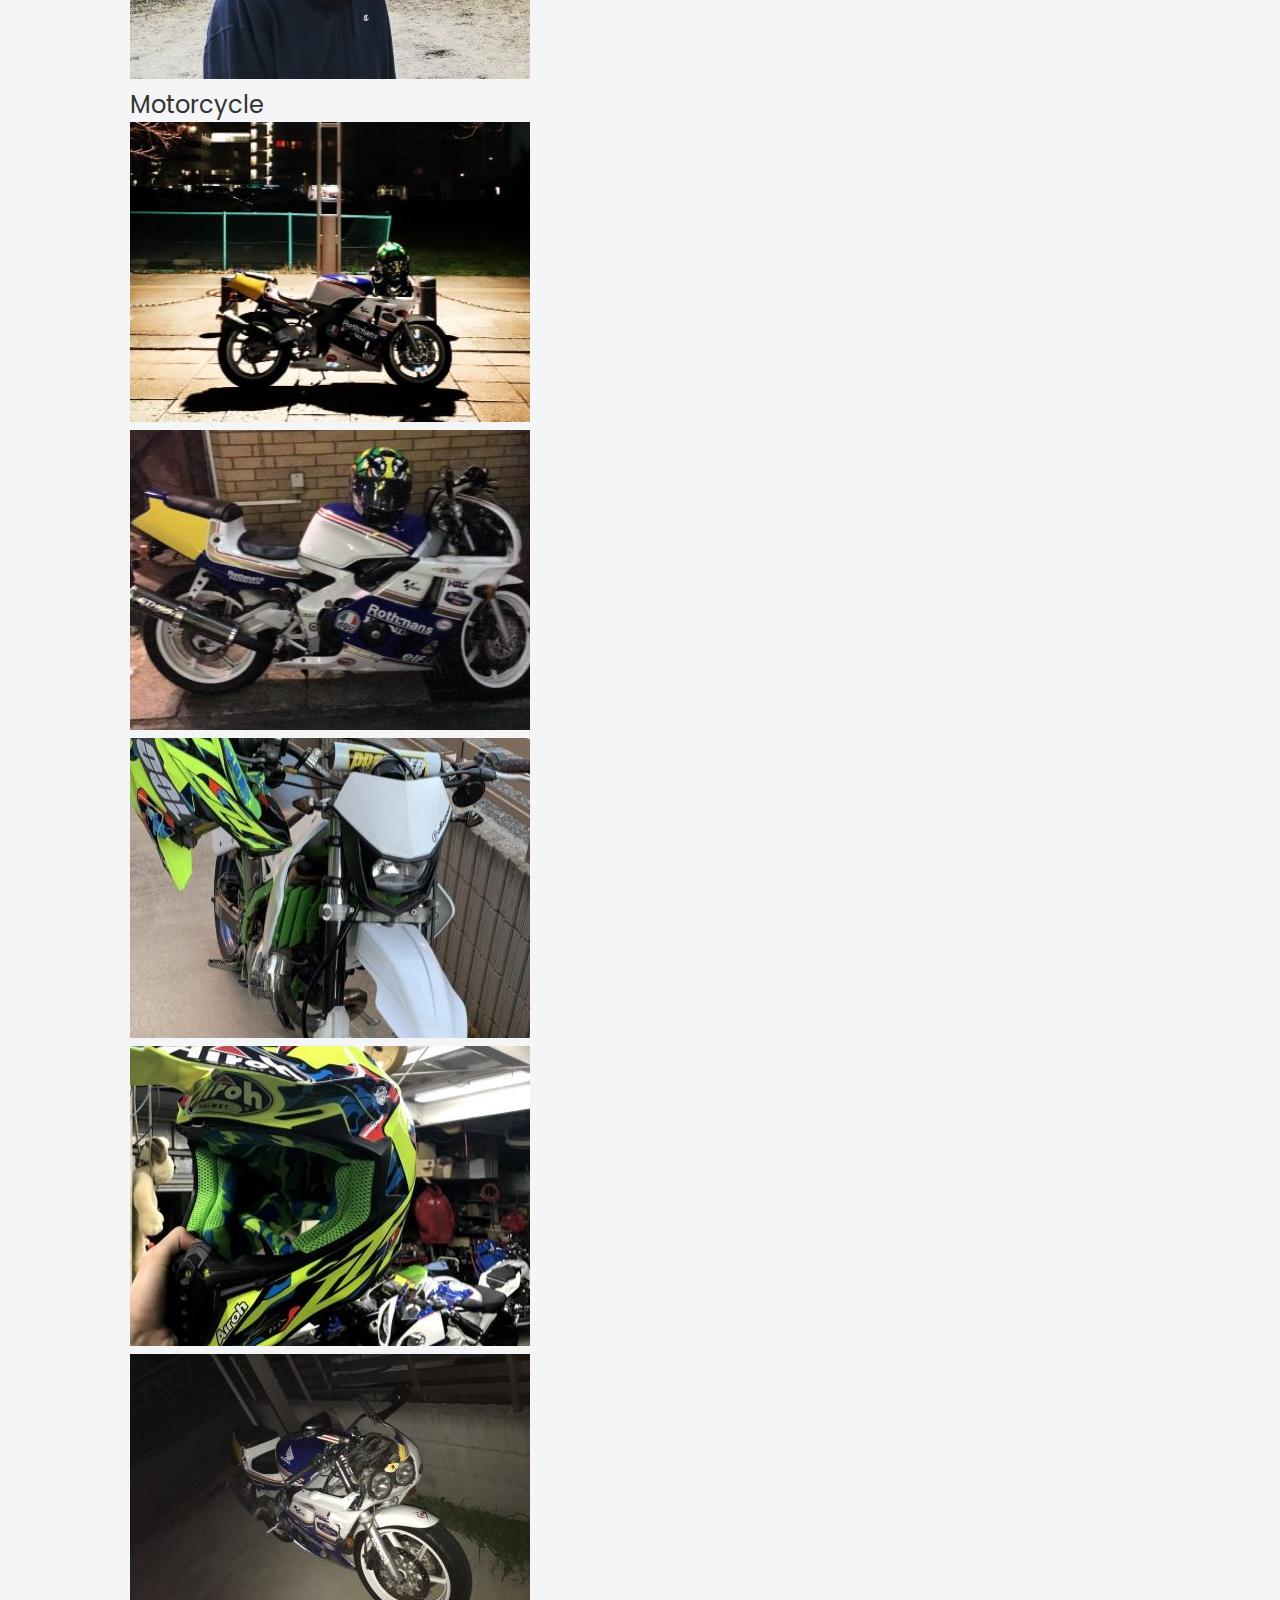
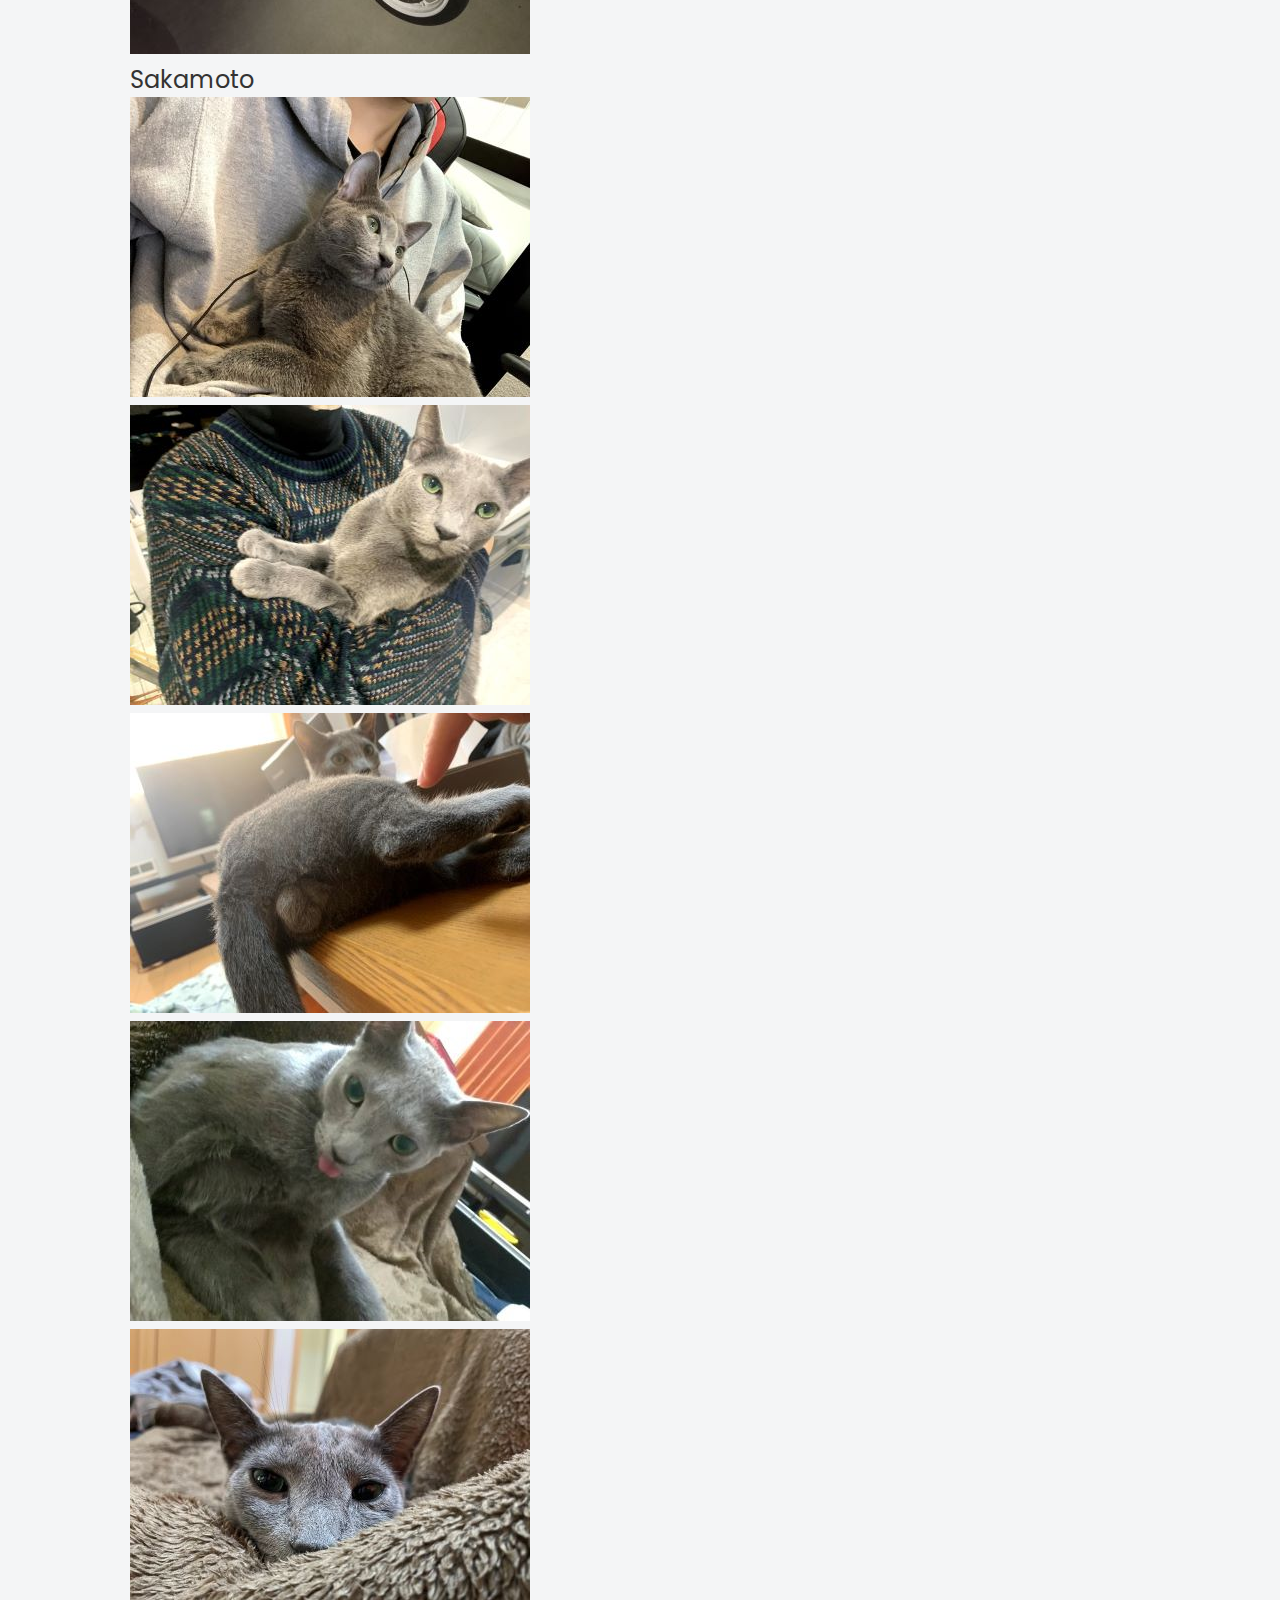
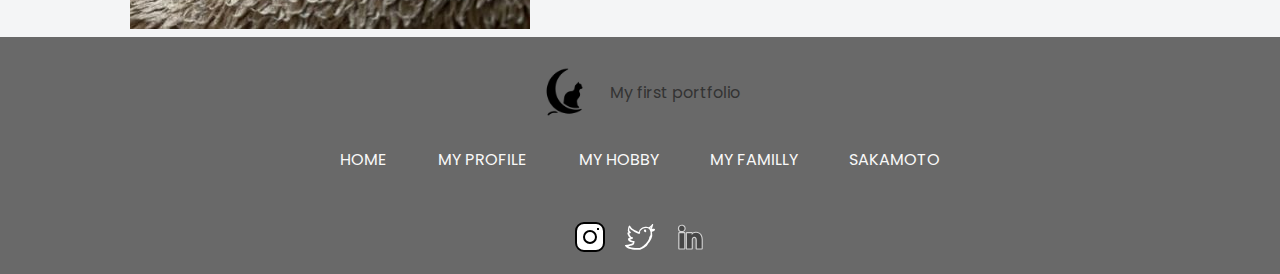
<file: pages/hobby.html>
<!DOCTYPE html>
<html lang="en">
    <head>
        <meta charset="UTF-8">
        <meta http-equiv="X-UA-Compatible" content="IE=edge">
        <meta name="viewport" content="width=device-width, initial-scale=1.0">
        <title>My hobbies</title>
        <link rel="stylesheet" href="../css/style.css">
    </head>
    <body>
        <!-- HEADER -->
        <nav class="nav-section"> <!-- ←This section has 2 block containers, one of those is for image and title, the other one is for links. -->
            <div class="nav-title">
                <img src="../imgs/black-cat.png" alt="Icon of the cat">
                <p>My first portfolio</p>
            </div>
            <ul class="nav-links">
                <li><a href="../index.html">Home</a></li>
                <li><a href="../pages/profile.html">My Profile</a></li>
                <li><a href="hobby.html">My Hobbies</a></li>
                <li><a href="../pages/familly.html">My Familly</a></li>
                <li><a href="../pages/cat.html">Sakamoto</a></li>
            </ul>
        </nav>    
        <!-- MAIN -->
        <main class="hobby-container"><!-- ←This section has 2 block containers, each boxes are flex box model.  -->
            <aside class="hobby-sidebar">
                <h1>Hobbies</h1>
                <ul>
                    <li class="li-fishing"><a href="#fishing-section">Fishing</a></li>
                    <li class="li-snowboarding"><a href="#snowboarding-section">Snowboarding</a></li>
                    <li class="li-camping"><a href="#camping-section">Camping</a></li>
                    <li class="li-motorcycle"><a href="#motorcycle-section">Motorcycle</a></li>
                    <li class="li-sakamoto"><a href="#sakamoto-section">Sakamoto</a></li>
                </ul>
                <img src="../imgs/scroll.png" alt="Scroll picture">
            </aside>
            <article>
                <section id="fishing-section"><!-- ←Id for page scroll -->
                    <h2>Fishing</h2>
                    <h3><img src="../imgs/fishing1.jpg" alt="Fish picture"></h3>
                    <h3><img src="../imgs/fishing2.jpg" alt="Cooked fish pucture"></h3>
                    <h3><img src="../imgs/fishing3.jpg" alt="My friend with fish"></h3>
                    <h3><img src="../imgs/fishing4.jpg" alt="My friend in a port "></h3>
                    <h3><img src="../imgs/goraku.JPG" alt="Me with my friend"></h3>
                    <h3><img src="../imgs/yuuhi.jpg" alt="Beautiful sunset"></h3>
                </section>
                <section id="snowboarding-section">
                    <h2>Snowboarding</h2>
                    <h3><img src="../imgs/snowboarding1.jpg" alt="My friend on snow"></h3>
                    <h3><img src="../imgs/snowboarding2.jpg" alt="My car covered with snow"></h3>
                    <h3><img src="../imgs/snowboarding4.jpg" alt="My friend on a lift"></h3>
                    <h3><img src="../imgs/snowboarding6.jpg" alt="Beautiful sky"></h3>
                    <h3><img src="../imgs/snowboarding3.jpg" alt="X-ray of my friend's broken finger"></h3>
                </section>
                <section id="camping-section">
                    <h2>Camping</h2>
                    <h3><img src="../imgs/camping1.jpg" alt="Beautiful Mt.Fuji"></h3>
                    <h3><img src="../imgs/camping2.jpg" alt="My best friends"></h3>
                    <h3><img src="../imgs/camping3.jpg" alt="My best friends"></h3>
                    <h3><img src="../imgs/camping4.jpg" alt="Beautiful Mt.Fuji 2"></h3>
                    <h3><img src="../imgs/camping5.jpg" alt="Campfire"></h3>
                    <h3><img src="../imgs/camping6.jpg" alt="My hilarious friend"></h3>
                </section>
                <section id="motorcycle-section">
                    <h2>Motorcycle</h2>
                    <h3><img src="../imgs/motorcycle1.jpg" alt="My coolest moto"></h3>
                    <h3><img src="../imgs/motorcycle2.jpg" alt="CBR400RR"></h3>
                    <h3><img src="../imgs/motorcycle3.jpg" alt="KDX125SR"></h3>
                    <h3><img src="../imgs/motorcycle4.jpg" alt="My helmet"></h3>
                    <h3><img src="../imgs/motorcycle5.jpg" alt="When I fell down on a road"></h3>
                </section>
                <section id="sakamoto-section">
                    <h2>Sakamoto</h2>
                    <h3><img src="../imgs/sakamoto1.jpg" alt="My cat on me"></h3>
                    <h3><img src="../imgs/sakamoto2.jpg" alt="My cat in arm"></h3>
                    <h3><img src="../imgs/sakamoto3.jpg" alt="Before castration"></h3>
                    <h3><img src="../imgs/sakamoto4.jpg" alt="After castration"></h3>
                    <h3><img src="../imgs/sakamoto5.jpg" alt="My cat"></h3>
                </section>
            </article>
        </main>
        <!-- FOOTER -->
        <footer id="footer-container"><!-- ←This section has 3 block containers. -->
            <div class="footer-logo">
                <img src="../imgs/black-cat.png" alt="Icon of the cat">
                <p>My first portfolio</p>
            </div>
            <div>
                <ul class="footer-links">
                    <li><a href="../index.html">HOME</a></li>
                    <li><a href="../pages/profile.html">MY PROFILE</a></li>
                    <li><a href="../pages/hobby.html">MY HOBBY</a></li>
                    <li><a href="../pages/familly.html">MY FAMILLY</a></li>
                    <li><a href="../pages/cat.html">SAKAMOTO</a></li>
                </ul> 
            </div>
            <div>
                <ul class="footer-sm">
                    <a href="#"><img src="../imgs/instagram.svg" alt="My Instagram account"></a>
                    <a href="#"><img src="../imgs/twitter.svg" alt="My Twitter account"></a>
                    <a href="#"><img src="../imgs/linkedin.svg" alt="My Linkedin account"></a>
                </ul>
            </div>
        </footer>
    </body>
</html>
</file>
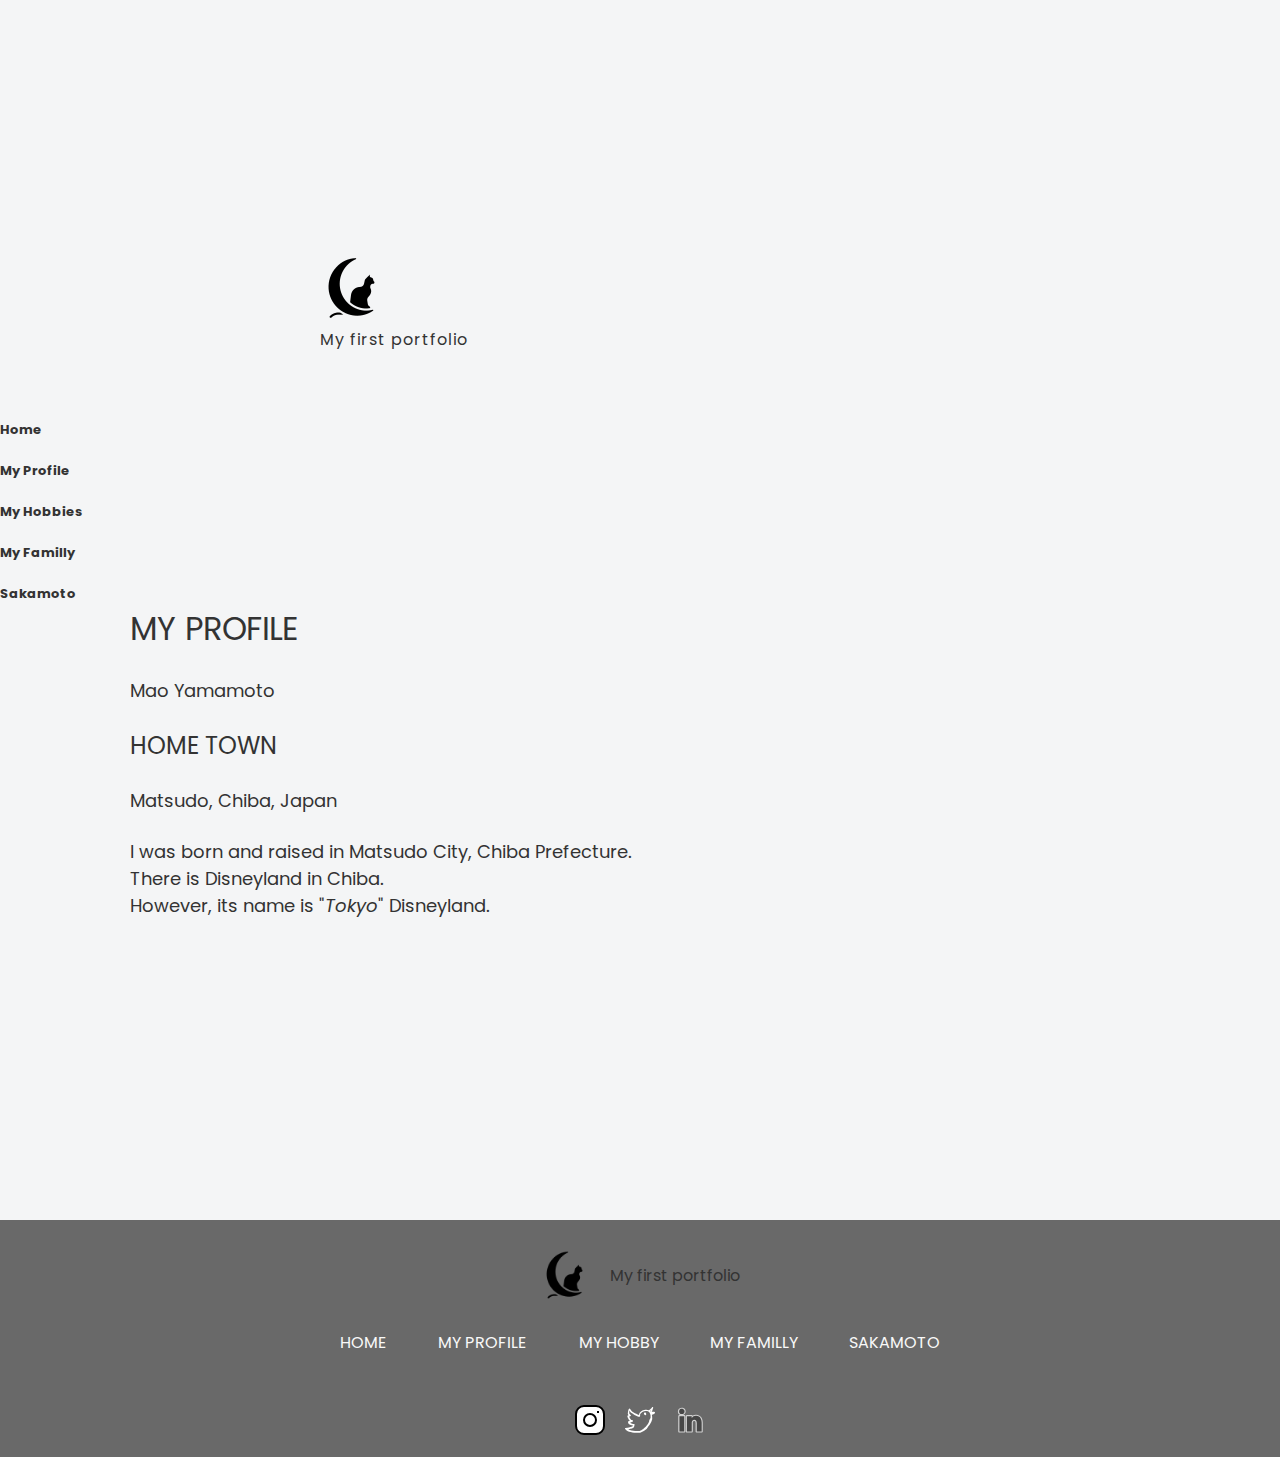
<file: pages/profile.html>
<!DOCTYPE html>
<html lang="en">
    <head>
        <meta charset="UTF-8">
        <meta http-equiv="X-UA-Compatible" content="IE=edge">
        <meta name="viewport" content="width=device-width, initial-scale=1.0">
        <title>My Profile</title>
        <link rel="stylesheet" href="../css/style.css">
    </head>
    <body>
        <!-- HEADER -->
        <nav class="nav-section"> <!-- ←This section has 2 block containers, one of those is for image and title, the other one is for links. -->
            <div class="nav-title">
                <img src="../imgs/black-cat.png" alt="Icon of the cat">
                    <p>My first portfolio</p>
            </div>
            <ul class="nav-links">
                <li><a href="../index.html">Home</a></li>
                <li><a href="profile.html">My Profile</a></li>
                <li><a href="../pages/hobby.html">My Hobbies</a></li>
                <li><a href="../pages/familly.html">My Familly</a></li>
                <li><a href="../pages/cat.html">Sakamoto</a></li>
            </ul>
        </nav>
        <!-- MAIN -->
            <main class="profile-container"><!-- ←This section has only one block container. -->
                <article class="profile">
                    <h1>MY PROFILE</h1>
                    <p>Mao Yamamoto</p>
                    <h2>HOME TOWN</h2>
                    <p>Matsudo, Chiba, Japan</p>
                    <p>I was born and raised in Matsudo City, Chiba Prefecture. <br>
                        There is Disneyland in Chiba. <br>However, its name is "<em>Tokyo</em>" Disneyland.</p>
                    <div class="map"><iframe src="https://www.google.com/maps/embed?pb=!1m18!1m12!1m3!1d103554.18660148009!2d139.85818295476497!3d35.798255777170766!2m3!1f0!2f0!3f0!3m2!1i1024!2i768!4f13.1!3m3!1m2!1s0x6018837c157a353d%3A0xe9a6e851b12a2799!2z5pel5pys44CB5Y2D6JGJ55yM5p2-5oi45biC!5e0!3m2!1sja!2sca!4v1685925152002!5m2!1sja!2sca"
                        width="600" height="300" style="border:0;" allowfullscreen="" loading="lazy" referrerpolicy="no-referrer-when-downgrade"></iframe>
                    </div>
                </article>  
            </main>
        <!-- FOOTER -->
        <footer id="footer-container"><!-- ←This section has 3 block containers. -->
            <div class="footer-logo">
                <img src="../imgs/black-cat.png" alt="Icon of the cat">
                <p>My first portfolio</p>
            </div>
            <div>
                <ul class="footer-links">
                    <li><a href="../index.html">HOME</a></li>
                    <li><a href="../pages/profile.html">MY PROFILE</a></li>
                    <li><a href="../pages/hobby.html">MY HOBBY</a></li>
                    <li><a href="../pages/familly.html">MY FAMILLY</a></li>
                    <li><a href="../pages/cat.html">SAKAMOTO</a></li>
                </ul> 
            </div>
            <div>
                <ul class="footer-sm">
                    <a href="#"><img src="../imgs/instagram.svg" alt="My Instagram account"></a>
                    <a href="#"><img src="../imgs/twitter.svg" alt="My Twitter account"></a>
                    <a href="#"><img src="../imgs/linkedin.svg" alt="My Linkedin account"></a>
                </ul>
            </div>
        </footer>
    </body>
</html>
</file>
<file: css/style.css>
@import url('https://fonts.googleapis.com/css2?family=Poppins:ital,wght@0,100;0,200;0,300;0,400;0,500;0,600;1,100;1,200;1,300;1,400;1,500&display=swap');

*{
    margin: 0;
    padding: 0;
    box-sizing: border-box;   
    list-style-type: none;
    font-weight: normal;
    text-decoration: none;
    font-family: 'Poppins', sans-serif;
    color: #333;
}

body {
    background-color: #F4F5F6;
}

html { 
    scroll-behavior: smooth;
}

main {
    margin-left: 130px;
}

/* ----------HEADER SECTION---------- */

/* Flex container */
.nav-section { 
    flex-wrap: wrap;
    justify-content: space-between;
    letter-spacing: 1px;
}

.nav-side {
    display: flex;
    flex-direction: column;
    padding: 1rem 1.5rem;
    top: 0;
    position: fixed;
    height: 100vh;
    justify-content: space-between;
}


.nav-image {
    width: 50px;
}


.nav-links { 
    display: flex;
    flex-direction: column;
    gap: 1rem;
    letter-spacing: 0; 
    margin-top: 4rem;
}

.nav-links a {
    font-weight: 700;
    font-size: 13px;
}

.nav-links a:hover {
    color: #31aae2;
    font-weight: bold;
}

.header-sm {
    align-items:baseline;    
}

.header-sm img {
    width: 24px;
}

.nav-title { 
    margin-left: 20rem;
    margin-top: 16rem;
}

.nav-title h1 {
    font-size: 50px;
    font-weight: 500;
    font-style: italic;
}

.main-image img {
    width: 55%;
    top: 0rem;
    right: 0rem;
    position: absolute;
    z-index: -1;
}

.hamburger-hidden {
    display: none;
}


/* ---------- MAIN ---------- */

.container {
    margin-top: 30rem;
}


/* ----------MY PROFILE PAGE---------- */


/* Block container */
#profile-container {
    padding: 3rem 2rem;
}

#profile-container h2 {
    position: relative;/* For underline */
    margin-bottom: 3rem;
    font-size: 25px;
    text-align: center;
}

#profile-container h2:before {
    content: '';
    position: absolute; /* For underline */
    left: 50%;
    bottom: -5px; /*Vertical position of line*/
    width: 100px; /*Line length*/
    height: 1px; /*Line thickness*/
    transform: translateX(-50%); /*Justidication*/
    background-color: black; /*Line color*/
    border-radius: 2px; /*Roundness of a line*/
}

.profile-section {
    display: flex;
    flex-wrap: wrap;
    flex-direction: column;  
    align-items: center;
    text-align: center;
    gap: 1.5rem;
}

.profile {
    display: flex;
    flex-direction: column;
    gap: 1.5rem;
}

.profile h3 {
    position: relative;/* For underline */
    font-size: 20px;
    margin-top: 1rem;
}


.profile h3:before { 
    content: '';
    position: absolute; /* For underline */
    left: 50%;
    bottom: -5px; /*Vertical position of line */
    width: 100px; /*Line length */
    height: 1px; /*Line thickness */
    transform: translateX(-50%); /*Justification */
    background-color: black; /*Line color */
    border-radius: 2px; /*Roundness of a line */
} 

.profile p {
    font-size: 18px;
}


.map iframe { /* Google Map */
    top: 0;
    width: 30vw;
    height: 30vh;
}


/* ----------MY HOBBY PAGE---------- */


/* Flex container */
#hobby-container {
    padding: 3rem 4rem 8rem 4rem;
}

#hobby-container h2 {
    position: relative;/* For underline */
    margin-bottom: 4rem;
    font-size: 25px;
    text-align: center;
}

#hobby-container h2:before {
    content: '';
    position: absolute; /* For underline */
    left: 50%;
    bottom: -5px; /*Vertical position of line*/
    width: 100px; /*Line length*/
    height: 1px; /*Line thickness*/
    transform: translateX(-50%); /*Justidication*/
    background-color: black; /*Line color*/
    border-radius: 2px; /*Roundness of a line*/
}

.hobby-section {
    display: flex;
    flex-direction: row-reverse;
}

/* Sidebar */

.hobby-sidebar {
    text-align: center;
}

.hobby-sidebar ul {
    display: flex;
    flex-direction: column; /* Vertical item */
    row-gap: 3rem;
    position: sticky; /* Tracking sidebar */
    top: 8rem;
}

.hobby-sidebar li {
    border-right: #31aae2 solid 2px;
    padding-right: 1rem;
}

.hobby-sidebar a {
    font-size: 20px;
    color: #aaaaaa;
}

.hobby-sidebar img { /* Scroll arrow img */
    width: 20px;
    margin-left: auto;
    position: sticky; /* Tracking sidebar */
    top: 62%;
}

.li-hobby {
    position: relative; /* For sidebar links */
    padding-left: 10px;
}

.li-hobby a:hover {
    color: black;
}

.li-hobby a::after {
    position: absolute; /* For sidebar links */
    bottom: 0; /*Vertical position of line*/
    left: 50%; /* Justification */
    content: '';
    width: 0; /* Spreading under line */
    height: 2px; /*Line thickness*/
    background-color: #31aae2; /* Line color */
    transition: .3s; /* Spreading speed of underline */
    transform: translateX(-50%); /* Justification */
  }
  
.li-hobby a:hover::after{
    width: 100%;
}

/* Gallery */

.hobby-gallery h3 {
    font-size: 25px;
    margin-bottom:1rem;
}

.fishing {
    display: flex;
    flex-wrap: wrap;
    gap: 2rem;
}


.fishing img {
    height: 205px;
    width: 100%;
}

.fishing img:hover{
    transform: scale(1.05);
    transition: transform 0.6s ease;
}

/*--------------------------------------------*/

.snowboarding {
    display: flex;
    flex-wrap: wrap;
    gap: 2rem;
}


.snowboarding img {
    height: 205px;
    width: 100%;
}

.snowboarding img:hover{
    transform: scale(1.05);
    transition: transform 0.6s ease;
}


/*--------------------------------------------*/

.camping {
    display: flex;
    flex-wrap: wrap;
    gap: 2rem;
}

.camping img {
    height: 205px;
    width: 100%;
}

.camping img:hover{
    transform: scale(1.05);
    transition: transform 0.6s ease;
}

/*--------------------------------------------*/

.motorcycle {
    display: flex;
    flex-wrap: wrap;
    gap: 2rem;
}


.motorcycle img {
    height: 205px;
    width: 100%;
}

.motorcycle img:hover{
    transform: scale(1.05);
    transition: transform 0.6s ease;
}

/*--------------------------------------------*/

.sakamoto {
    display: flex;
    flex-wrap: wrap;
    gap: 2rem;
}


.sakamoto img {
    height: 205px;
    width: 100%;
}

.sakamoto img:hover{
    transform: scale(1.05);
    transition: transform 0.6s ease;
}

/* ----------MY FAMILLY PAGE---------- */

/* Block container with float*/
#familly-container {
    padding: 3rem 4rem 8rem 4rem;
}

.familly-section {
    padding: 2rem 1rem;
    text-align: center;
}

.familly-section img {
    width: 40vw;
} 

.familly-section h1{
    font-size: 30px;
    padding-bottom: 20px;
    letter-spacing: 1px;
}

.familly-section h2 {
    padding-bottom: 20px;
    letter-spacing: 1px;
}

.familly-section p {
    letter-spacing: 1px;
    line-height: 1.5;
}

/* ----------SAKAMOTO PAGE---------- */

/* Block container with float*/
#cat-container {
    padding: 3rem 4rem 8rem 4rem;
}

.cat-section {
    padding: 0 1rem;
    text-align: center;

}

.cat-section img {
    width: 40vw;
} 

.cat-section h1{
    font-size: 30px;
    padding-bottom: 20px;
    letter-spacing: 1px;
}

.cat-section h2 {
    padding-bottom: 20px;
    letter-spacing: 1px;
}

.cat-section p {
    letter-spacing: 1px;
    line-height: 1.5;
}

/* ----------FOOTER---------- */

/* Flex container */
#footer-container {
    display: flex;
    background-color: #696969;
    color: #f9f9f9;
    text-align: center;
    flex-direction: column; /* For my design */
}

#footer-container a {
    color: #f9f9f9;
}

/* Flex box and items */
.footer-logo, .footer-links, .footer-sm{
    display: flex;
    flex-wrap: wrap;
    align-items: center;
    justify-content: center;
}

.footer-logo {
    column-gap: 20px;
    padding: 30px;
}

.footer-logo img {
    width: 50px;
}

.footer-links {
    column-gap: 4%;
    margin-bottom: 50px;
}

.footer-links a:hover {
    font-weight: bold;
}

.footer-sm { /* Social Media logo */
    column-gap: 20px;
    padding-bottom: 15px;
}

.footer-sm img{
    width: 30px;
}

.footer-sm :hover{
    transform: translateY(-5px);
    transition: .3s;
}

.hamburger-hidden {
    display: none;
}

.sp-links {
    display: none;
}

.hamburger-link {
    display: none;
}

.sp-sm {
    display: none;
}

@media only screen and (max-width: 1000px) {
    *{
        margin: 0;
        padding: 0;
    }

    main {
        margin-left: 130px;
        padding: 0;
    }

    .nav-side {
        gap: 2rem;
        justify-content: start;
    }
    
    .main-image img{
        width: 60vw;
    }

    .nav-title {
        margin: 0;
        padding-top: 29rem;
        padding-left: 10rem;
    }

    .nav-title h1 {
        font-size: 30px;
    }

    #profile-container {
        padding: 2rem;
        margin-top: -25rem;
    }

    .map iframe {
        width: 60vw;
    }
    
    #hobby-container {
        padding: 1rem;
    }

    #hobby-container h2 {
        margin-bottom: 2rem;
    }

    .hobby-section {
        flex-direction: column;
        align-items: center;
    }

    .hobby-section h3 {
        margin: 2rem 0 1rem 0;
    }

    .hobby-sidebar ul{
        flex-direction: row;
        flex-wrap: wrap;
        gap: 1rem;
    }

    .hobby-sidebar a {
        font-size: 16px;
    }

    .fishing,
    .camping,
    .snowboarding,
    .motorcycle,
    .sakamoto {
        flex-direction: row;
        justify-content: space-evenly;
    }

    #familly-container {
        padding: 1rem;
    }

    #cat-container {
        padding: 1rem;
    }

    .footer-links {
        display: none;
    }

}




@media only screen and (max-width: 767px) {
    *{
        margin: 0;
        padding: 0;
    }

    main {
        margin: 0;
        padding: 0;
    }
    
    .hamburger-open {
        position: fixed;  /* 位置を固定 */
        top: 0;  /* 最上部 */
        right: 0;  /* 右端 */
        /* 中の要素を上下中央寄せ */
        display: flex;
        justify-content: center;
        align-items: center;
        /* サイズ指定 */
        height: 70px;
        width: 70px;
        z-index: 100;
        cursor: pointer;
    }

    .hamburger-open span,         /* 真ん中の線 */
    .hamburger-open span:before,  /* 上の線 */
    .hamburger-open span:after {  /* 下の線 */
        content: "";
        display: block;
        height: 3px;
        width: 30px;
        border-radius: 3px;
        background-color: #333333;
        transition: .5s;
        /* 3本線の位置は絶対位置で指定 */
        position: absolute;
    }
  /* 上の線の位置 */
    .hamburger-open span:before {
        /* 真ん中の線と離す距離 */
        bottom: 8px;
    }
  /* 下の線の位置 */
    .hamburger-open span:after {
        /* 真ん中の線と離す距離 */
        top: 8px;
    }

    #hamburger-check:checked ~ .hamburger-open span {
        background: rgba(255, 255, 255, 0);
      }

    #hamburger-check:checked ~ .hamburger-open span::before {
        bottom: 0;
        transform: rotate(45deg);
    }
      
    #hamburger-check:checked ~ .hamburger-open span::after {
        top: 0;
        transform: rotate(-45deg);
    }
    
    /* メニューのデザイン*/
    .hamburger-content {
        width: 100%;
        height: 100%;
        position: fixed;
        top: 0;
        left: -100%;/* メニューを画面の外に飛ばす */
        z-index: 99;
        transition: 1s;
        background-color: rgba(255, 255, 255, 0.8);
    }

    .hamburger-link {
        display: flex;
        flex-direction: column;
        align-items: center;
        gap: 2rem;
        margin-top: 6rem;
    }

    .hamburger-link li{
        margin-top: 0.5rem;
    }

    .hamburger-link a {
        font-weight: 700;
        font-style: italic;
        display: inline-block;
        font-size: 20px;
        text-align: center;
    }

    .hamburger-sm {
        display: flex;
        gap: 2rem;
        justify-content: center;
        margin-top: 2rem;
    }

    /* アイコンがクリックされたらメニューを表示 */
    #hamburger-check:checked ~ .hamburger-content {
    left: 0vw;/* メニューを画面に入れる */
    }

    .header-sm {
        display: none;
    }

    .sp-sm {
        display: block;
    }
    
    .sp-sm img {
        width: 35px;
    }

    .nav-links {
        display: none;
    }

    .main-image img{
        width: 90%;
        top: 8rem;
        left: 1rem;
        right: 1rem;
        text-align: center;
    }

    .nav-title {
        margin: 0;
        padding-left: 0;
        padding-top: 30rem;
    }

    .nav-title h1 {
        font-size: 30px;
        text-align: center;
    }

    #profile-container {
        padding: 2rem;
    }

    .map iframe {
        width: 100%;
    }
    
    #hobby-container {
        padding: 1rem;
    }

    #hobby-container h2 {
        margin-bottom: 2rem;
    }

    .hobby-section {
        flex-direction: column;
        align-items: center;
    }

    .hobby-section h3 {
        margin: 2rem 0 1rem 0;
    }

    .hobby-sidebar ul{
        flex-direction: column;
        flex-wrap: wrap;
        gap: 1rem;
    }

    .hobby-sidebar a {
        font-size: 16px;
    }

    .fishing,
    .camping,
    .snowboarding,
    .motorcycle,
    .sakamoto {
        flex-direction: column;
        align-items: center;
    }

    #familly-container {
        padding: 1rem;
    }

    #cat-container {
        padding: 1rem;
    }

    .footer-links {
        display: none;
    }

}
</file>
